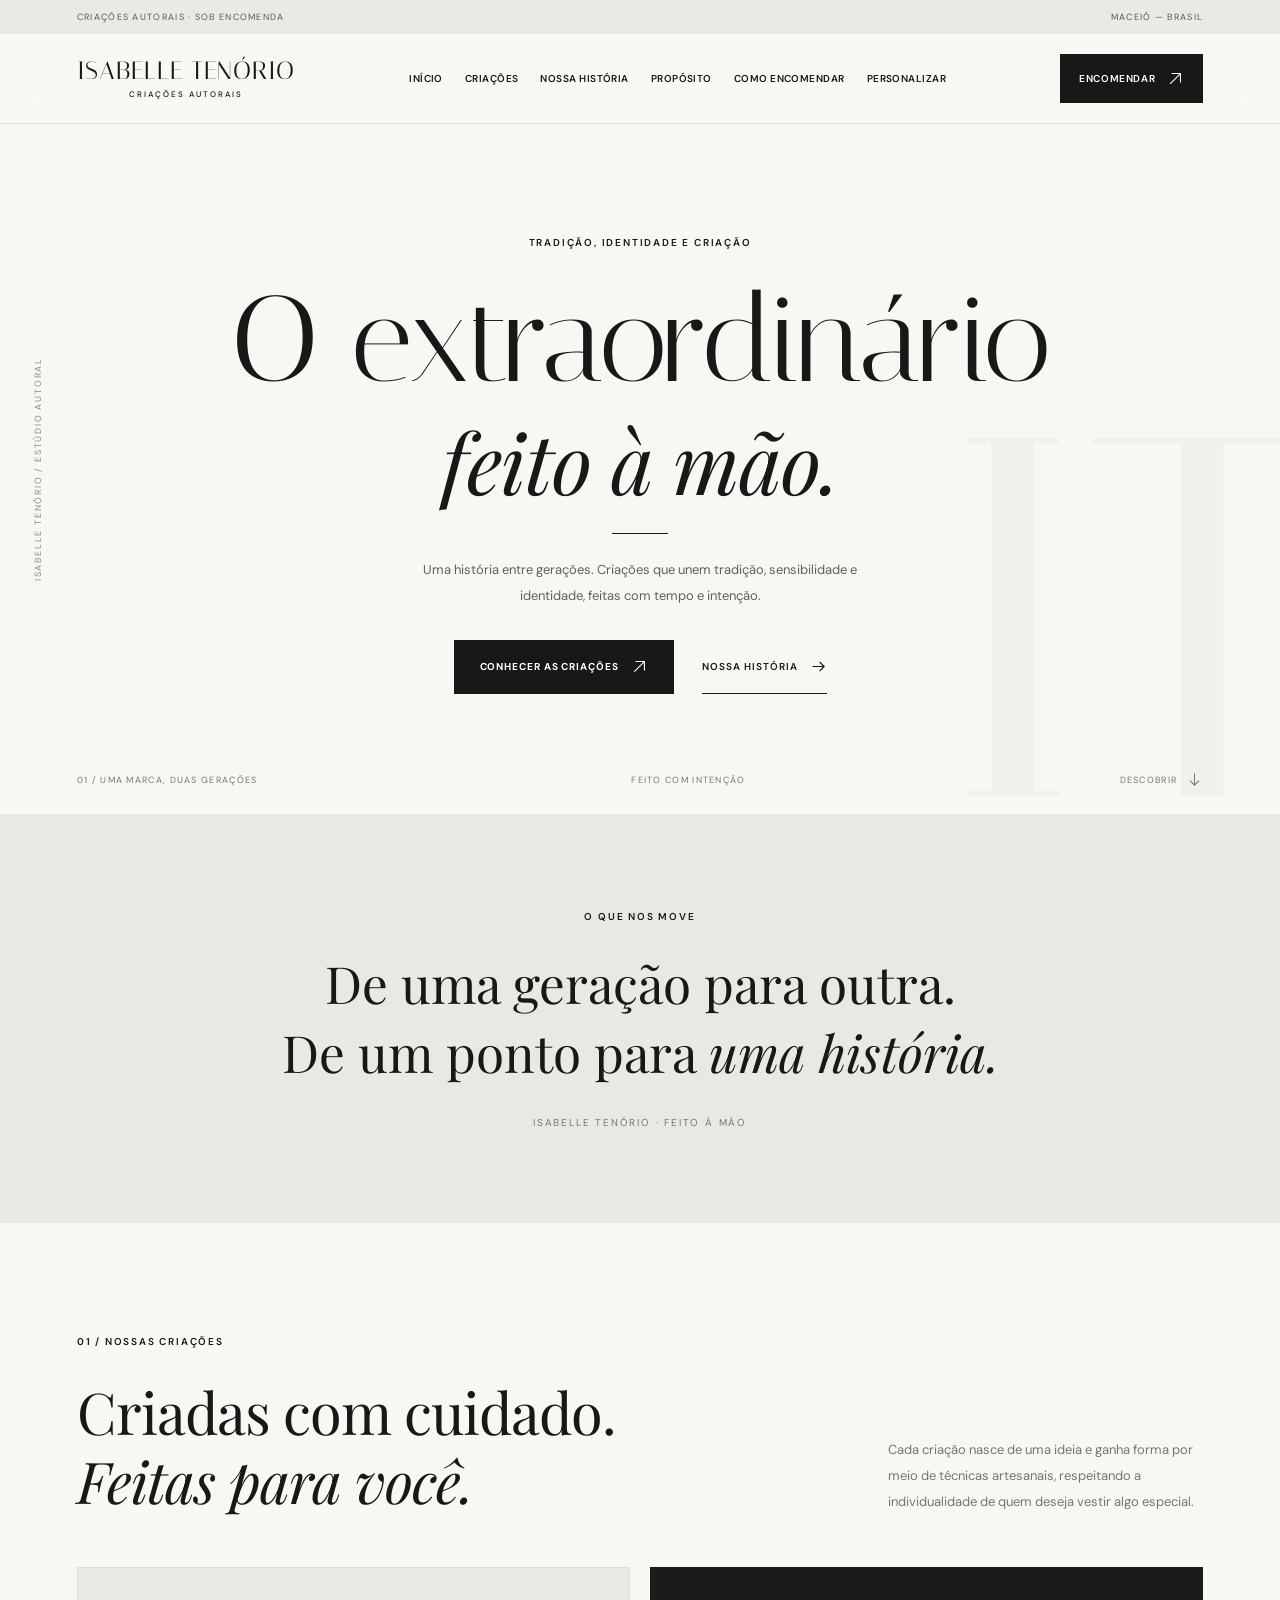
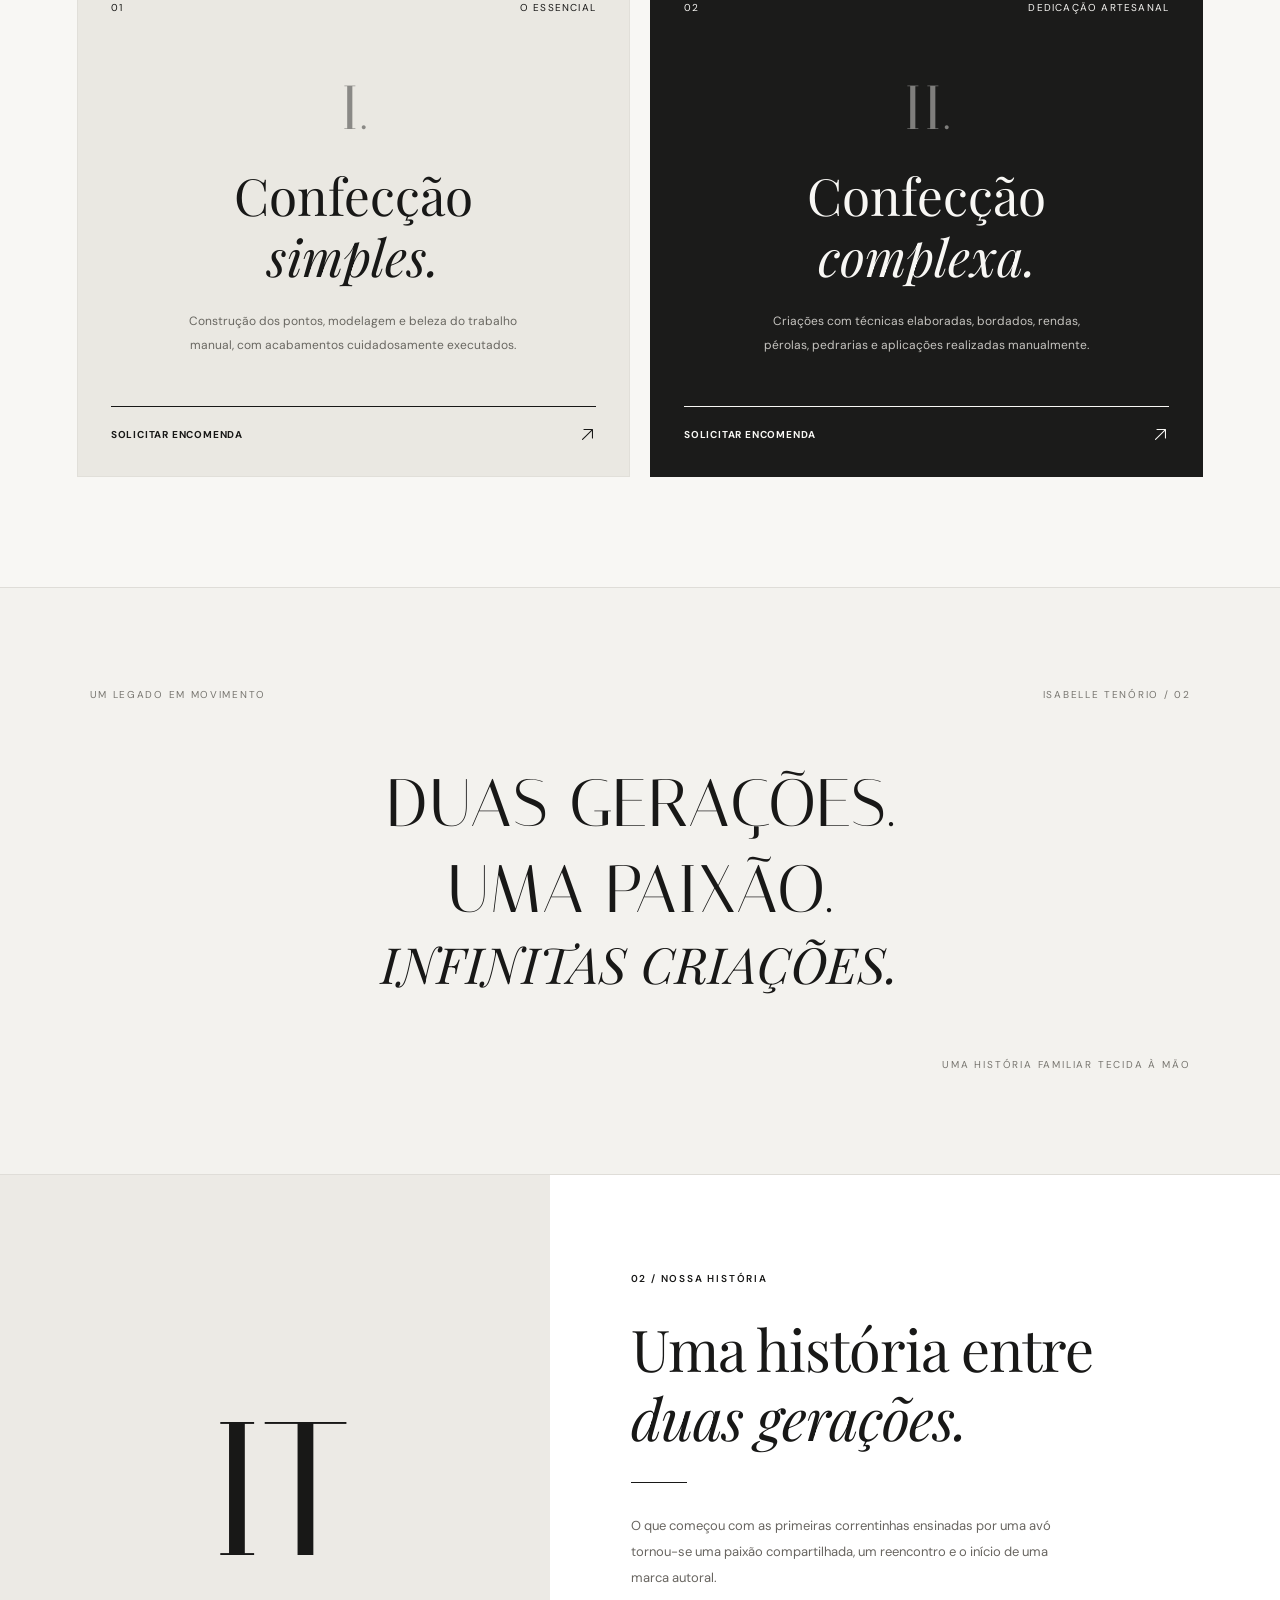
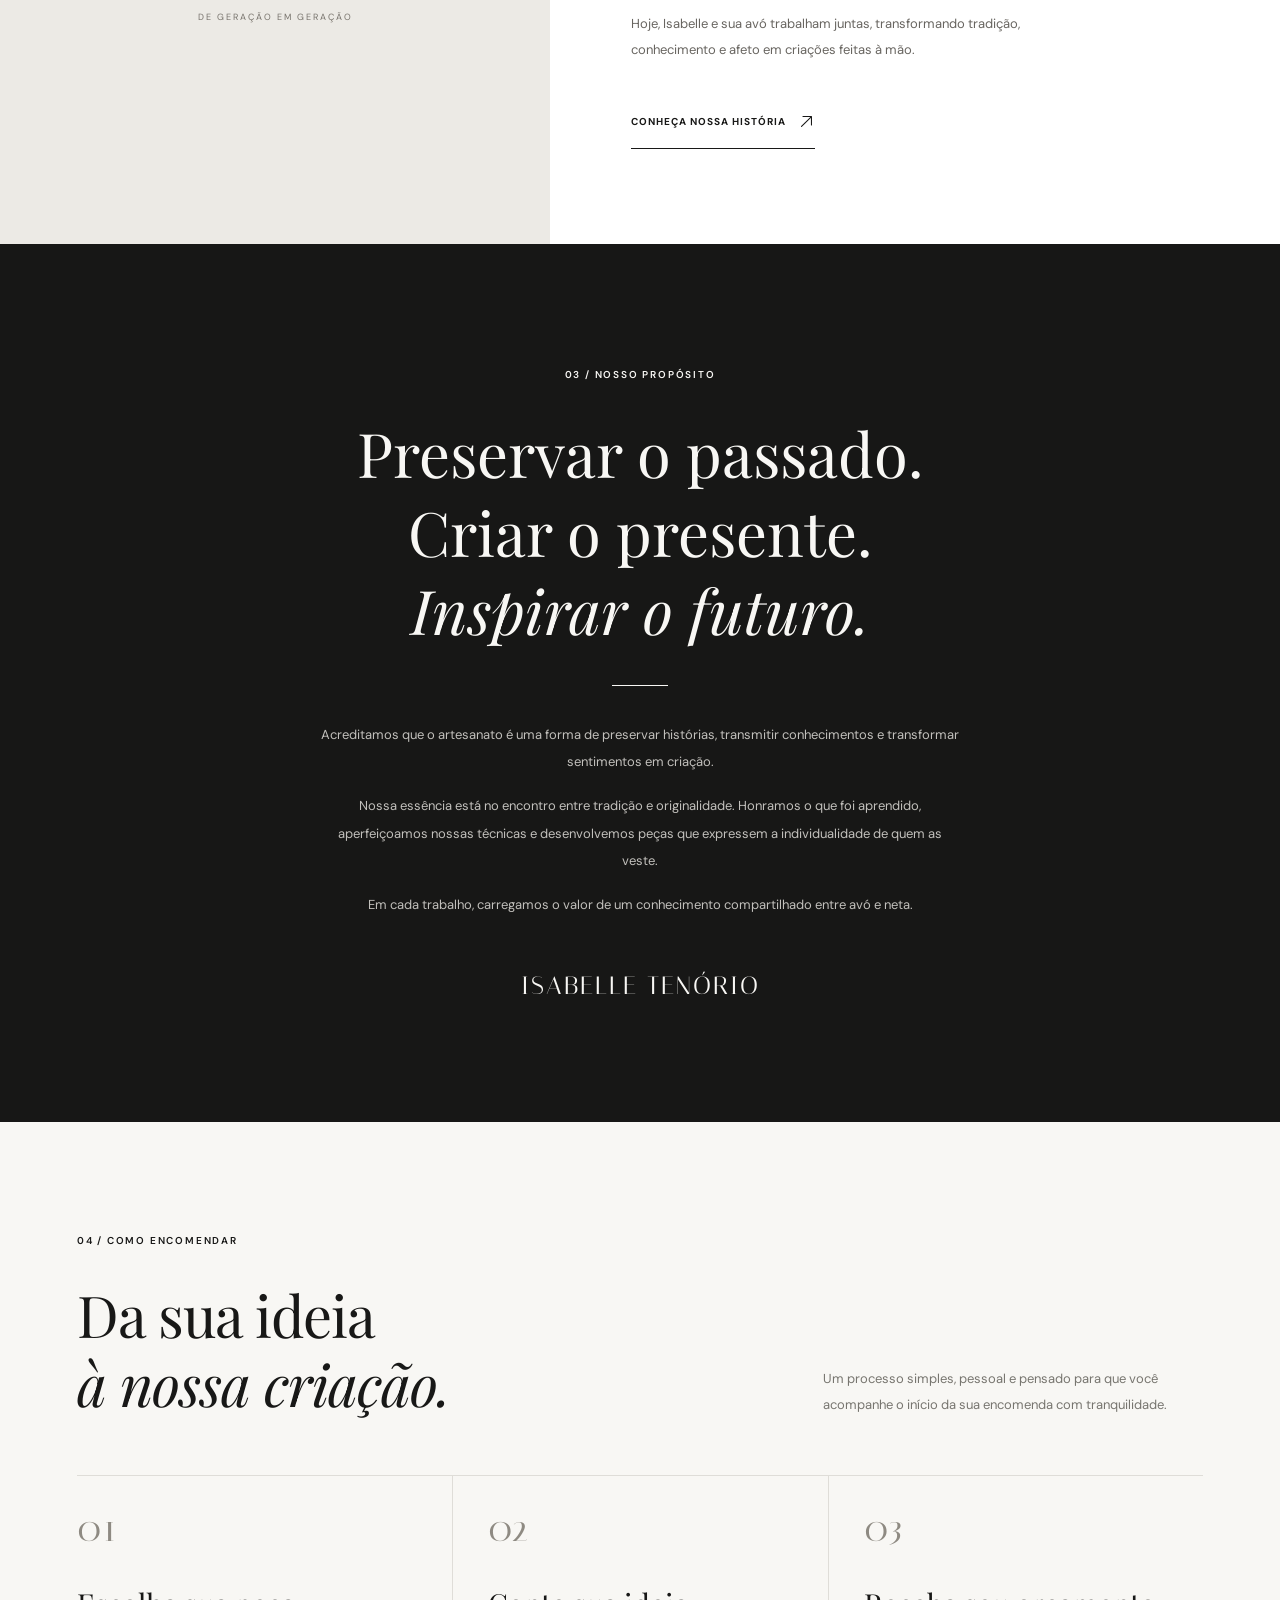
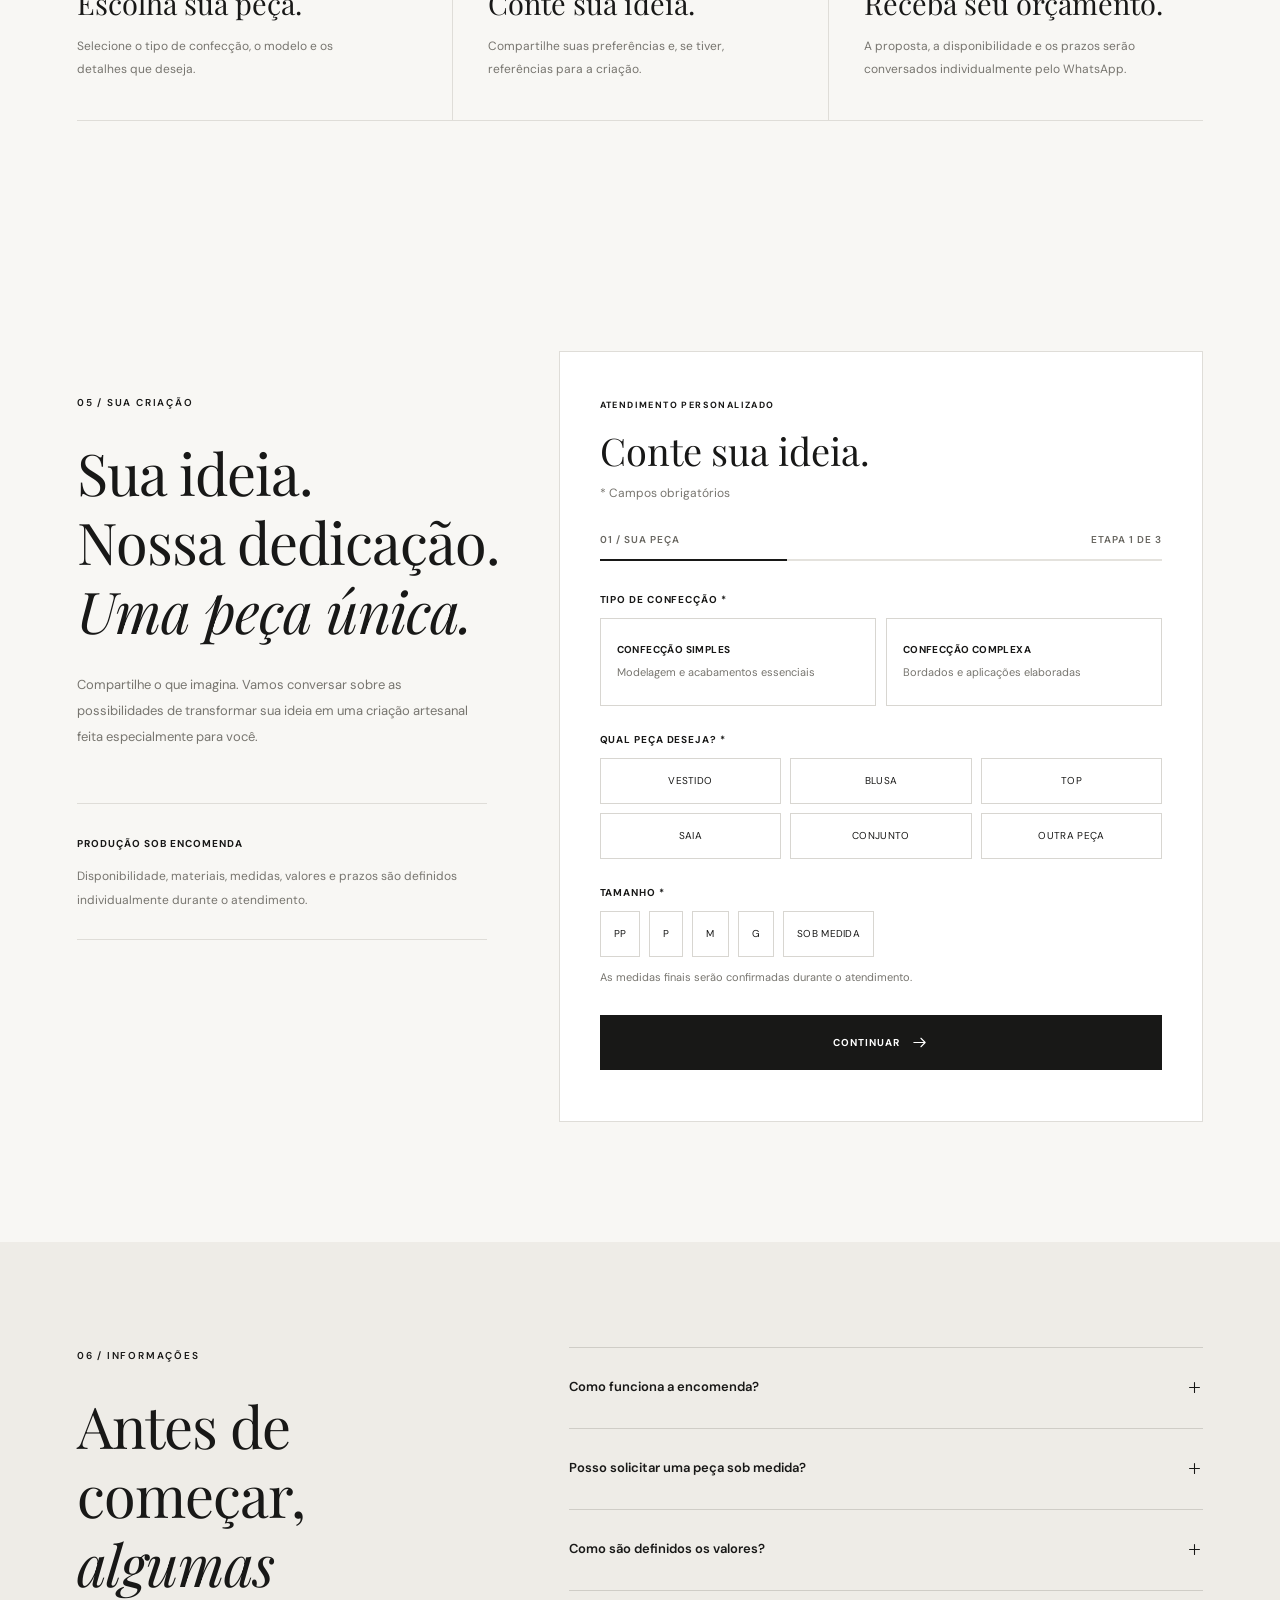
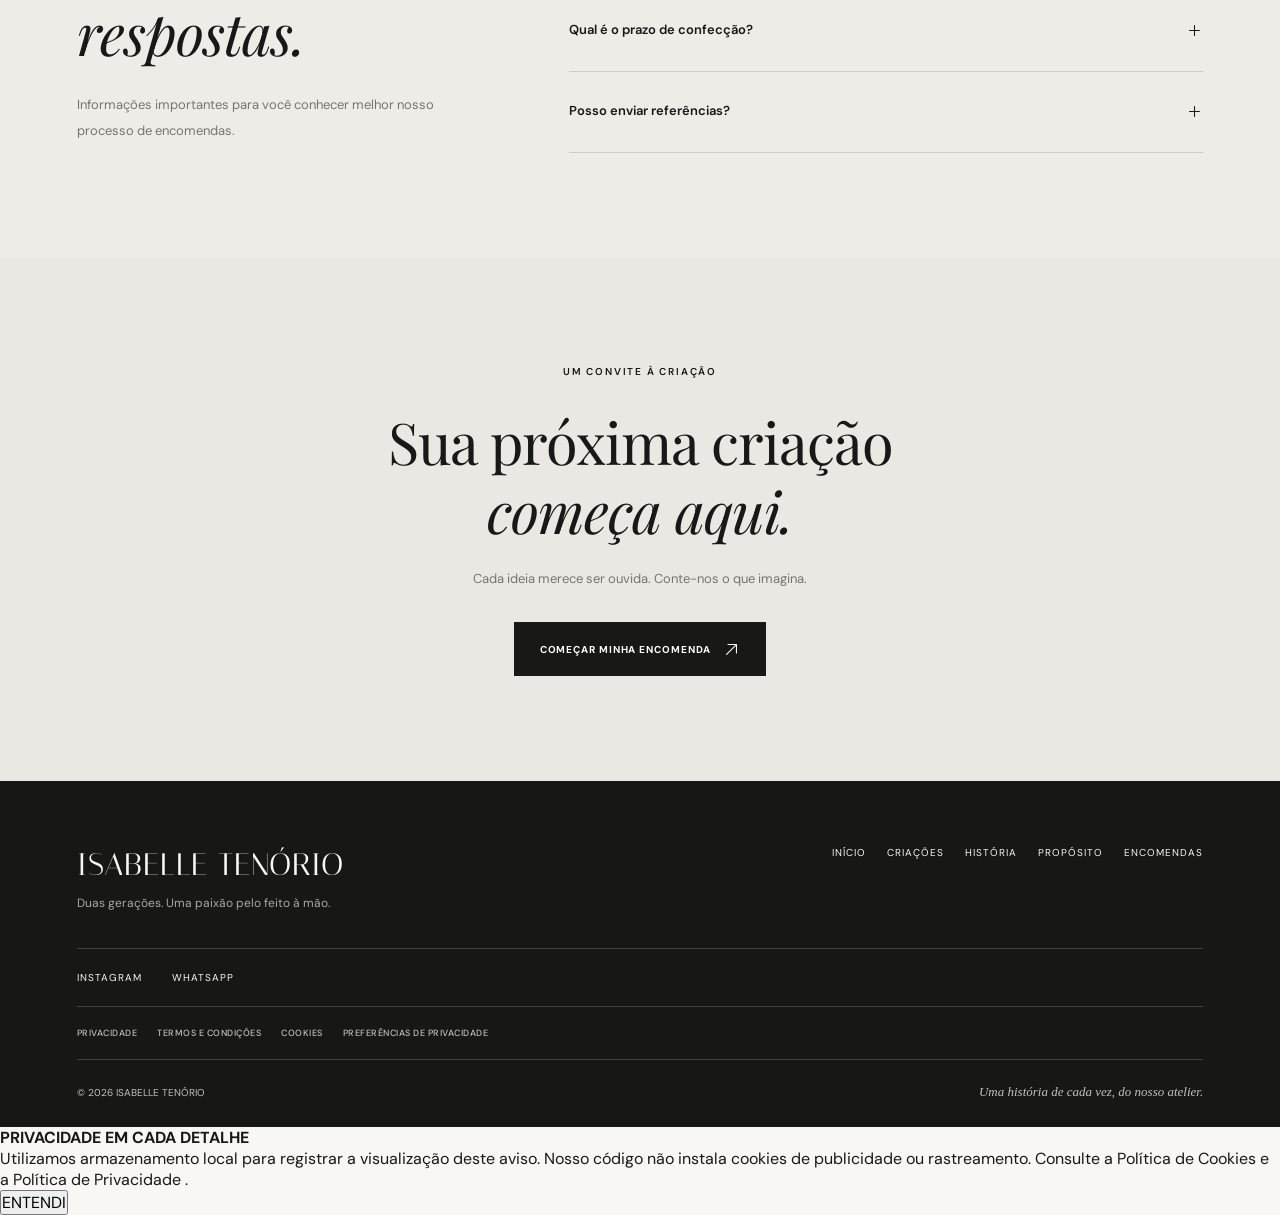
<file: index.html>
﻿
<!DOCTYPE html>
<html lang="pt-BR">
<head>
  <meta charset="UTF-8">
  <meta name="viewport" content="width=device-width, initial-scale=1, viewport-fit=cover">
  <meta name="theme-color" content="#f8f7f4">
  <meta name="description" content="Isabelle Tenório — moda autoral em crochê feita à mão e sob encomenda. Uma história de duas gerações unidas pela mesma paixão.">

  <title>Isabelle Tenório | Criações Autorais</title>

  <link rel="preconnect" href="https://fonts.googleapis.com">
  <link rel="preconnect" href="https://fonts.gstatic.com" crossorigin>

  <link href="https://fonts.googleapis.com/css2?family=DM+Sans:wght@400;500;600;700&family=Italiana&family=Playfair+Display:ital,wght@0,400;0,500;1,400&display=swap" rel="stylesheet">

  <link rel="stylesheet" href="style.css">
  <link rel="stylesheet" href="legal.css">

  <script src="script.js" defer></script>
  <script src="legal.js" defer></script>
</head>

<body>
  <svg class="svg-definitions" xmlns="http://www.w3.org/2000/svg" aria-hidden="true">
    <symbol id="icon-up-right" viewBox="0 0 24 24">
      <path d="M5 19 19 5M7 5h12v12" fill="none"
        stroke="currentColor" stroke-width="1.5"
        stroke-linecap="round" stroke-linejoin="round"/>
    </symbol>
    <symbol id="icon-right" viewBox="0 0 24 24">
      <path d="M4 12h16m-6-6 6 6-6 6" fill="none"
        stroke="currentColor" stroke-width="1.5"
        stroke-linecap="round" stroke-linejoin="round"/>
    </symbol>
    <symbol id="icon-check" viewBox="0 0 24 24">
      <path d="m5 12 5 5L19 7" fill="none"
        stroke="currentColor" stroke-width="1.5"
        stroke-linecap="round" stroke-linejoin="round"/>
    </symbol>
    <symbol id="icon-plus" viewBox="0 0 24 24">
      <path d="M12 5v14M5 12h14" fill="none"
        stroke="currentColor" stroke-width="1.5"
        stroke-linecap="round"/>
    </symbol>
  </svg>

  <a class="skip-link" href="#conteudo">Pular para o conteúdo</a>

  <div class="topbar">
    <span>CRIAÇÕES AUTORAIS · SOB ENCOMENDA</span>
    <span>MACEIÓ — BRASIL</span>
  </div>

  <header class="site-header" id="site-header">
    <a href="./" class="brand" aria-label="Isabelle Tenório, página inicial">
      <span class="brand-name">ISABELLE TENÓRIO</span>
      <small class="brand-subtitle">CRIAÇÕES AUTORAIS</small>
    </a>

    <nav id="main-nav" class="main-nav" aria-label="Menu principal">
      <a href="#inicio">INÍCIO</a>
      <a href="#categorias">CRIAÇÕES</a>
      <a href="historia">NOSSA HISTÓRIA</a>
      <a href="#proposito">PROPÓSITO</a>
      <a href="#como-encomendar">COMO ENCOMENDAR</a>
      <a href="#personalizar">PERSONALIZAR</a>

      <a class="mobile-nav-cta" href="#personalizar">
        SOLICITAR ORÇAMENTO
      </a>
    </nav>

    <a href="#personalizar" class="header-button arrow-link">
      <span>ENCOMENDAR</span>
      <svg aria-hidden="true"><use href="#icon-up-right"></use></svg>
    </a>

    <button type="button" id="menu-toggle" class="menu-toggle"
      aria-label="Abrir menu" aria-expanded="false"
      aria-controls="main-nav">
      <span></span>
      <span></span>
    </button>
  </header>

  <main id="conteudo">

    <!-- ABERTURA -->
    <section class="hero" id="inicio">
      <div class="hero-index" aria-hidden="true">
        ISABELLE TENÓRIO / ESTÚDIO AUTORAL
      </div>

      <div class="hero-inner">
        <span class="eyebrow reveal">
          TRADIÇÃO, IDENTIDADE E CRIAÇÃO
        </span>

        <h1 class="hero-title reveal">
          <span>O extraordinário</span>
          <em>feito à mão.</em>
        </h1>

        <div class="hero-description reveal">
          <span class="short-line"></span>
          <p>
            Uma história entre gerações. Criações que unem
            tradição, sensibilidade e identidade,
            feitas com tempo e intenção.
          </p>
        </div>

        <div class="hero-actions reveal">
          <a href="#categorias" class="button-dark arrow-link">
            <span>CONHECER AS CRIAÇÕES</span>
            <svg aria-hidden="true"><use href="#icon-up-right"></use></svg>
          </a>

          <a href="historia" class="button-minimal arrow-link">
            <span>NOSSA HISTÓRIA</span>
            <svg aria-hidden="true"><use href="#icon-right"></use></svg>
          </a>
        </div>
      </div>

      <span class="hero-watermark" aria-hidden="true">IT</span>

      <div class="hero-bottom">
        <span>01 / UMA MARCA, DUAS GERAÇÕES</span>
        <span>FEITO COM INTENÇÃO</span>
        <a href="#categorias" class="scroll-link">
          DESCOBRIR
          <svg aria-hidden="true"><use href="#icon-right"></use></svg>
        </a>
      </div>
    </section>

    <!-- FRASE DE TRANSIÇÃO -->
    <section class="manifesto-strip">
      <span class="eyebrow reveal">O QUE NOS MOVE</span>
      <p class="reveal">
        De uma geração para outra.<br>
        De um ponto para <em>uma história.</em>
      </p>
      <span class="manifesto-caption">ISABELLE TENÓRIO · FEITO À MÃO</span>
    </section>

    <!-- CRIAÇÕES -->
    <section id="categorias" class="section categories">
      <div class="section-top reveal">
        <div>
          <span class="eyebrow">01 / NOSSAS CRIAÇÕES</span>
          <h2>
            Criadas com cuidado.<br>
            <em>Feitas para você.</em>
          </h2>
        </div>

        <p>
          Cada criação nasce de uma ideia e ganha forma
          por meio de técnicas artesanais, respeitando
          a individualidade de quem deseja vestir
          algo especial.
        </p>
      </div>

      <div class="creation-grid">
        <article class="creation-card reveal">
          <div class="creation-top">
            <span>01</span>
            <span>O ESSENCIAL</span>
          </div>

          <div class="creation-center">
            <span class="creation-monogram" aria-hidden="true">I.</span>
            <h3>Confecção<br><em>simples.</em></h3>

            <p>
              Construção dos pontos, modelagem e beleza
              do trabalho manual, com acabamentos
              cuidadosamente executados.
            </p>
          </div>

          <button type="button"
            class="creation-action choose-category arrow-link"
            data-category="Confecção simples">
            <span>SOLICITAR ENCOMENDA</span>
            <svg aria-hidden="true"><use href="#icon-up-right"></use></svg>
          </button>
        </article>

        <article class="creation-card creation-card-dark reveal">
          <div class="creation-top">
            <span>02</span>
            <span>DEDICAÇÃO ARTESANAL</span>
          </div>

          <div class="creation-center">
            <span class="creation-monogram" aria-hidden="true">II.</span>
            <h3>Confecção<br><em>complexa.</em></h3>

            <p>
              Criações com técnicas elaboradas,
              bordados, rendas, pérolas, pedrarias
              e aplicações realizadas manualmente.
            </p>
          </div>

          <button type="button"
            class="creation-action choose-category arrow-link"
            data-category="Confecção complexa">
            <span>SOLICITAR ENCOMENDA</span>
            <svg aria-hidden="true"><use href="#icon-up-right"></use></svg>
          </button>
        </article>
      </div>
    </section>

    <!-- EDITORIAL -->
    <section class="editorial-statement">
      <div class="editorial-meta reveal">
        <span>UM LEGADO EM MOVIMENTO</span>
        <span>ISABELLE TENÓRIO / 02</span>
      </div>

      <div class="statement-lines reveal">
        <p>DUAS GERAÇÕES.</p>
        <p>UMA PAIXÃO.</p>
        <p class="statement-italic">INFINITAS CRIAÇÕES.</p>
      </div>

      <span class="statement-caption reveal">
        UMA HISTÓRIA FAMILIAR TECIDA À MÃO
      </span>
    </section>

    <!-- HISTÓRIA RESUMIDA -->
    <section class="story-preview" id="historia">
      <div class="story-preview-monogram reveal" aria-hidden="true">
        <span>IT</span>
        <small>DE GERAÇÃO EM GERAÇÃO</small>
      </div>

      <div class="story-preview-content reveal">
        <span class="eyebrow">02 / NOSSA HISTÓRIA</span>

        <h2>
          Uma história entre<br>
          <em>duas gerações.</em>
        </h2>

        <span class="short-line"></span>

        <p>
          O que começou com as primeiras correntinhas
          ensinadas por uma avó tornou-se uma paixão
          compartilhada, um reencontro e o início
          de uma marca autoral.
        </p>

        <p>
          Hoje, Isabelle e sua avó trabalham juntas,
          transformando tradição, conhecimento
          e afeto em criações feitas à mão.
        </p>

        <a href="historia" class="text-action arrow-link">
          <span>CONHEÇA NOSSA HISTÓRIA</span>
          <svg aria-hidden="true"><use href="#icon-up-right"></use></svg>
        </a>
      </div>
    </section>

    <!-- PROPÓSITO -->
    <section class="purpose-section" id="proposito">
      <div class="purpose-inner reveal">
        <span class="eyebrow">03 / NOSSO PROPÓSITO</span>

        <h2>
          Preservar o passado.<br>
          Criar o presente.<br>
          <em>Inspirar o futuro.</em>
        </h2>

        <span class="short-line"></span>

        <div class="purpose-copy">
          <p>
            Acreditamos que o artesanato é uma forma
            de preservar histórias, transmitir conhecimentos
            e transformar sentimentos em criação.
          </p>

          <p>
            Nossa essência está no encontro entre tradição
            e originalidade. Honramos o que foi aprendido,
            aperfeiçoamos nossas técnicas e desenvolvemos
            peças que expressem a individualidade
            de quem as veste.
          </p>

          <p>
            Em cada trabalho, carregamos o valor
            de um conhecimento compartilhado entre avó e neta.
          </p>
        </div>

        <span class="purpose-signature">ISABELLE TENÓRIO</span>
      </div>
    </section>

    <!-- PROCESSO COMERCIAL, NÃO SAVOIR-FAIRE -->
    <section class="order-process section" id="como-encomendar">
      <div class="order-process-heading reveal">
        <span class="eyebrow">04 / COMO ENCOMENDAR</span>
        <h2>Da sua ideia<br><em>à nossa criação.</em></h2>
        <p>
          Um processo simples, pessoal e pensado
          para que você acompanhe o início
          da sua encomenda com tranquilidade.
        </p>
      </div>

      <div class="order-process-grid">
        <article class="order-step reveal">
          <span class="order-step-number">01</span>
          <h3>Escolha sua peça.</h3>
          <p>
            Selecione o tipo de confecção, o modelo
            e os detalhes que deseja.
          </p>
        </article>

        <article class="order-step reveal">
          <span class="order-step-number">02</span>
          <h3>Conte sua ideia.</h3>
          <p>
            Compartilhe suas preferências e,
            se tiver, referências para a criação.
          </p>
        </article>

        <article class="order-step reveal">
          <span class="order-step-number">03</span>
          <h3>Receba seu orçamento.</h3>
          <p>
            A proposta, a disponibilidade e os prazos
            serão conversados individualmente
            pelo WhatsApp.
          </p>
        </article>
      </div>
    </section>

    <!-- FORMULÁRIO POR ETAPAS -->
    <section class="custom-section" id="personalizar">
      <div class="custom-intro reveal">
        <span class="eyebrow">05 / SUA CRIAÇÃO</span>

        <h2>
          Sua ideia.<br>
          Nossa dedicação.<br>
          <em>Uma peça única.</em>
        </h2>

        <p>
          Compartilhe o que imagina. Vamos conversar
          sobre as possibilidades de transformar
          sua ideia em uma criação artesanal
          feita especialmente para você.
        </p>

        <div class="custom-notice">
          <span>PRODUÇÃO SOB ENCOMENDA</span>
          <p>
            Disponibilidade, materiais, medidas,
            valores e prazos são definidos
            individualmente durante o atendimento.
          </p>
        </div>
      </div>

      <form id="custom-form" class="custom-form reveal">
        <div class="form-heading">
          <span>ATENDIMENTO PERSONALIZADO</span>
          <h3>Conte sua ideia.</h3>
          <p>* Campos obrigatórios</p>
        </div>

        <div class="form-progress">
          <div class="form-progress-header">
            <span id="step-title">01 / SUA PEÇA</span>
            <span id="step-counter">ETAPA 1 DE 3</span>
          </div>

          <div class="progress-track" aria-hidden="true">
            <span id="progress-fill"></span>
          </div>
        </div>

        <!-- ETAPA 1 -->
        <div class="form-step is-active" data-step="1">
          <fieldset class="field">
            <legend>TIPO DE CONFECÇÃO *</legend>

            <div class="choice-grid">
              <label class="choice">
                <input type="radio" name="category"
                  value="Confecção simples" required>
                <span class="choice-inner">
                  <strong>CONFECÇÃO SIMPLES</strong>
                  <small>Modelagem e acabamentos essenciais</small>
                </span>
              </label>

              <label class="choice">
                <input type="radio" name="category"
                  value="Confecção complexa">
                <span class="choice-inner">
                  <strong>CONFECÇÃO COMPLEXA</strong>
                  <small>Bordados e aplicações elaboradas</small>
                </span>
              </label>
            </div>
          </fieldset>

          <fieldset class="field">
            <legend>QUAL PEÇA DESEJA? *</legend>

            <div class="options-grid">
              <label class="option">
                <input type="radio" name="pieceType"
                  value="Vestido" required>
                <span>VESTIDO</span>
              </label>

              <label class="option">
                <input type="radio" name="pieceType" value="Blusa">
                <span>BLUSA</span>
              </label>

              <label class="option">
                <input type="radio" name="pieceType" value="Top">
                <span>TOP</span>
              </label>

              <label class="option">
                <input type="radio" name="pieceType" value="Saia">
                <span>SAIA</span>
              </label>

              <label class="option">
                <input type="radio" name="pieceType" value="Conjunto">
                <span>CONJUNTO</span>
              </label>

              <label class="option">
                <input type="radio" name="pieceType" value="Outra peça">
                <span>OUTRA PEÇA</span>
              </label>
            </div>
          </fieldset>

          <div class="field" id="other-piece-field" hidden>
            <label for="other-piece">QUAL PEÇA? *</label>
            <input type="text" id="other-piece"
              name="otherPiece" maxlength="100"
              placeholder="Descreva a peça desejada">
          </div>

          <fieldset class="field">
            <legend>TAMANHO *</legend>

            <div class="size-grid">
              <label class="option">
                <input type="radio" name="size" value="PP" required>
                <span>PP</span>
              </label>

              <label class="option">
                <input type="radio" name="size" value="P">
                <span>P</span>
              </label>

              <label class="option">
                <input type="radio" name="size" value="M">
                <span>M</span>
              </label>

              <label class="option">
                <input type="radio" name="size" value="G">
                <span>G</span>
              </label>

              <label class="option">
                <input type="radio" name="size" value="Sob medida">
                <span>SOB MEDIDA</span>
              </label>
            </div>

            <small class="field-hint">
              As medidas finais serão confirmadas
              durante o atendimento.
            </small>
          </fieldset>
        </div>

        <!-- ETAPA 2 -->
        <div class="form-step" data-step="2" hidden>
          <div class="field">
            <label for="measurements">
              MEDIDAS OU INFORMAÇÕES DE CAIMENTO
            </label>

            <input type="text" id="measurements"
              name="measurements" maxlength="180"
              placeholder="Opcional — podemos definir depois">
          </div>

          <fieldset class="field">
            <legend>DETALHES DESEJADOS</legend>

            <div class="options-grid">
              <label class="option">
                <input type="checkbox" name="details" value="Rendas">
                <span>RENDAS</span>
              </label>

              <label class="option">
                <input type="checkbox" name="details" value="Pérolas">
                <span>PÉROLAS</span>
              </label>

              <label class="option">
                <input type="checkbox" name="details" value="Pedrarias">
                <span>PEDRARIAS</span>
              </label>

              <label class="option">
                <input type="checkbox" name="details" value="Babados">
                <span>BABADOS</span>
              </label>

              <label class="option">
                <input type="checkbox" name="details" value="Franjas">
                <span>FRANJAS</span>
              </label>

              <label class="option">
                <input type="checkbox" name="details" value="Flores em relevo">
                <span>FLORES EM RELEVO</span>
              </label>
            </div>
          </fieldset>

          <div class="field">
            <label for="description">DESCREVA SUA IDEIA *</label>

            <textarea id="description" name="description"
              rows="6" minlength="10" maxlength="1200"
              placeholder="Conte como imagina sua peça: modelo, cor, acabamentos e referências."
              required></textarea>

            <span class="character-count">
              <span id="char-count">0</span>/1200
            </span>
          </div>

          <div class="field">
            <label class="reference-check">
              <input type="checkbox" id="has-reference"
                name="hasReference">
              <span>TENHO FOTOS DE REFERÊNCIA</span>
            </label>

            <small class="field-hint">
              Você poderá enviá-las durante
              a conversa pelo WhatsApp.
            </small>
          </div>
        </div>

        <!-- ETAPA 3 -->
        <div class="form-step" data-step="3" hidden>
          <div class="field">
            <label for="client-name">SEU NOME *</label>
            <input type="text" id="client-name"
              name="clientName" maxlength="100"
              autocomplete="name"
              placeholder="Como podemos chamar você?"
              required>
          </div>

          <div class="summary-panel">
            <span class="summary-label">RESUMO DA SUA SOLICITAÇÃO</span>
            <dl id="order-summary"></dl>
          </div>

          <div class="field consent-field">
            <label class="reference-check">
              <input type="checkbox" id="privacy-ack"
                name="privacyAck" required>

              <span>
                LI AS INFORMAÇÕES DE PRIVACIDADE
                E ENTENDO QUE MEUS DADOS SERÃO
                INCLUÍDOS NA MENSAGEM DO WHATSAPP. *
              </span>
            </label>

            <small class="field-hint">
              Consulte a
              <a href="legal.html#privacidade"
                target="_blank" rel="noopener noreferrer">
                Política de Privacidade
              </a>
              e os
              <a href="legal.html#termos"
                target="_blank" rel="noopener noreferrer">
                Termos e Condições
              </a>.
            </small>
          </div>

          <p class="form-help">
            Sua mensagem será preparada no WhatsApp.
            Você poderá revisá-la antes de enviar.
          </p>
        </div>

        <!-- CONTROLES -->
        <div class="form-navigation">
          <button type="button" id="form-back"
            class="form-back" hidden>
            VOLTAR
          </button>

          <button type="button" id="form-next"
            class="form-next arrow-link">
            <span>CONTINUAR</span>
            <svg aria-hidden="true">
              <use href="#icon-right"></use>
            </svg>
          </button>

          <button type="submit" id="form-submit"
            class="form-submit arrow-link" hidden>
            <span>SOLICITAR ORÇAMENTO</span>
            <svg aria-hidden="true">
              <use href="#icon-up-right"></use>
            </svg>
          </button>
        </div>

        <p id="form-status" class="form-status"
          role="status" aria-live="polite"></p>
      </form>
    </section>

    <!-- PERGUNTAS FREQUENTES -->
    <section class="faq-section" id="perguntas-frequentes">
      <div class="faq-intro reveal">
        <span class="eyebrow">06 / INFORMAÇÕES</span>

        <h2>
          Antes de começar,<br>
          <em>algumas respostas.</em>
        </h2>

        <p>
          Informações importantes para você
          conhecer melhor nosso processo de encomendas.
        </p>
      </div>

      <div class="faq-list reveal">
        <details class="faq-item">
          <summary>
            <span>Como funciona a encomenda?</span>
            <svg aria-hidden="true"><use href="#icon-plus"></use></svg>
          </summary>
          <p>
            Você escolhe o tipo de peça, informa suas preferências
            e envia a solicitação. A marca conversa com você
            para avaliar as possibilidades e preparar o orçamento.
          </p>
        </details>

        <details class="faq-item">
          <summary>
            <span>Posso solicitar uma peça sob medida?</span>
            <svg aria-hidden="true"><use href="#icon-plus"></use></svg>
          </summary>
          <p>
            Sim. Há a opção Sob medida no formulário.
            As medidas e o caimento serão conversados
            durante o atendimento.
          </p>
        </details>

        <details class="faq-item">
          <summary>
            <span>Como são definidos os valores?</span>
            <svg aria-hidden="true"><use href="#icon-plus"></use></svg>
          </summary>
          <p>
            O orçamento depende do modelo, dos materiais,
            dos acabamentos e da complexidade da criação.
            A proposta é apresentada individualmente.
          </p>
        </details>

        <details class="faq-item">
          <summary>
            <span>Qual é o prazo de confecção?</span>
            <svg aria-hidden="true"><use href="#icon-plus"></use></svg>
          </summary>
          <p>
            O prazo depende das características da peça
            e da disponibilidade para produção.
            Ele será informado durante o atendimento,
            antes da confirmação da encomenda.
          </p>
        </details>

        <details class="faq-item">
          <summary>
            <span>Posso enviar referências?</span>
            <svg aria-hidden="true"><use href="#icon-plus"></use></svg>
          </summary>
          <p>
            Sim. Você pode indicar no formulário
            que possui referências e compartilhá-las
            posteriormente na conversa pelo WhatsApp.
          </p>
        </details>
      </div>
    </section>

    <!-- CONTATO FINAL -->
    <section class="contact-section">
      <span class="eyebrow">UM CONVITE À CRIAÇÃO</span>

      <h2>
        Sua próxima criação<br>
        <em>começa aqui.</em>
      </h2>

      <p>
        Cada ideia merece ser ouvida.
        Conte-nos o que imagina.
      </p>

      <a href="#personalizar" class="button-dark arrow-link">
        <span>COMEÇAR MINHA ENCOMENDA</span>
        <svg aria-hidden="true"><use href="#icon-up-right"></use></svg>
      </a>
    </section>
  </main>

  <!-- RODAPÉ -->
  <footer class="site-footer">
    <div class="footer-main">
      <div>
        <a href="./" class="footer-brand">ISABELLE TENÓRIO</a>
        <p class="footer-tagline">
          Duas gerações. Uma paixão pelo feito à mão.
        </p>
      </div>

      <nav class="footer-nav" aria-label="Navegação do rodapé">
        <a href="#inicio">INÍCIO</a>
        <a href="#categorias">CRIAÇÕES</a>
        <a href="historia">HISTÓRIA</a>
        <a href="#proposito">PROPÓSITO</a>
        <a href="#personalizar">ENCOMENDAS</a>
      </nav>
    </div>

    <div class="footer-social">
      <a href="https://www.instagram.com/isabelletenorio.br/"
        target="_blank" rel="noopener noreferrer">
        INSTAGRAM
      </a>
      <a href="https://wa.me/5582987505467"
        target="_blank" rel="noopener noreferrer">
        WHATSAPP
      </a>
    </div>

    <div class="footer-legal-links">
      <a href="legal.html#privacidade">PRIVACIDADE</a>
      <a href="legal.html#termos">TERMOS E CONDIÇÕES</a>
      <a href="legal.html#cookies">COOKIES</a>

      <button type="button" id="privacy-settings">
        PREFERÊNCIAS DE PRIVACIDADE
      </button>
    </div>

    <div class="footer-bottom">
      <span>© <span id="current-year"></span> ISABELLE TENÓRIO</span>
      <span>Uma história de cada vez, do nosso atelier.</span>
    </div>
  </footer>
</body>
</html>
</file>
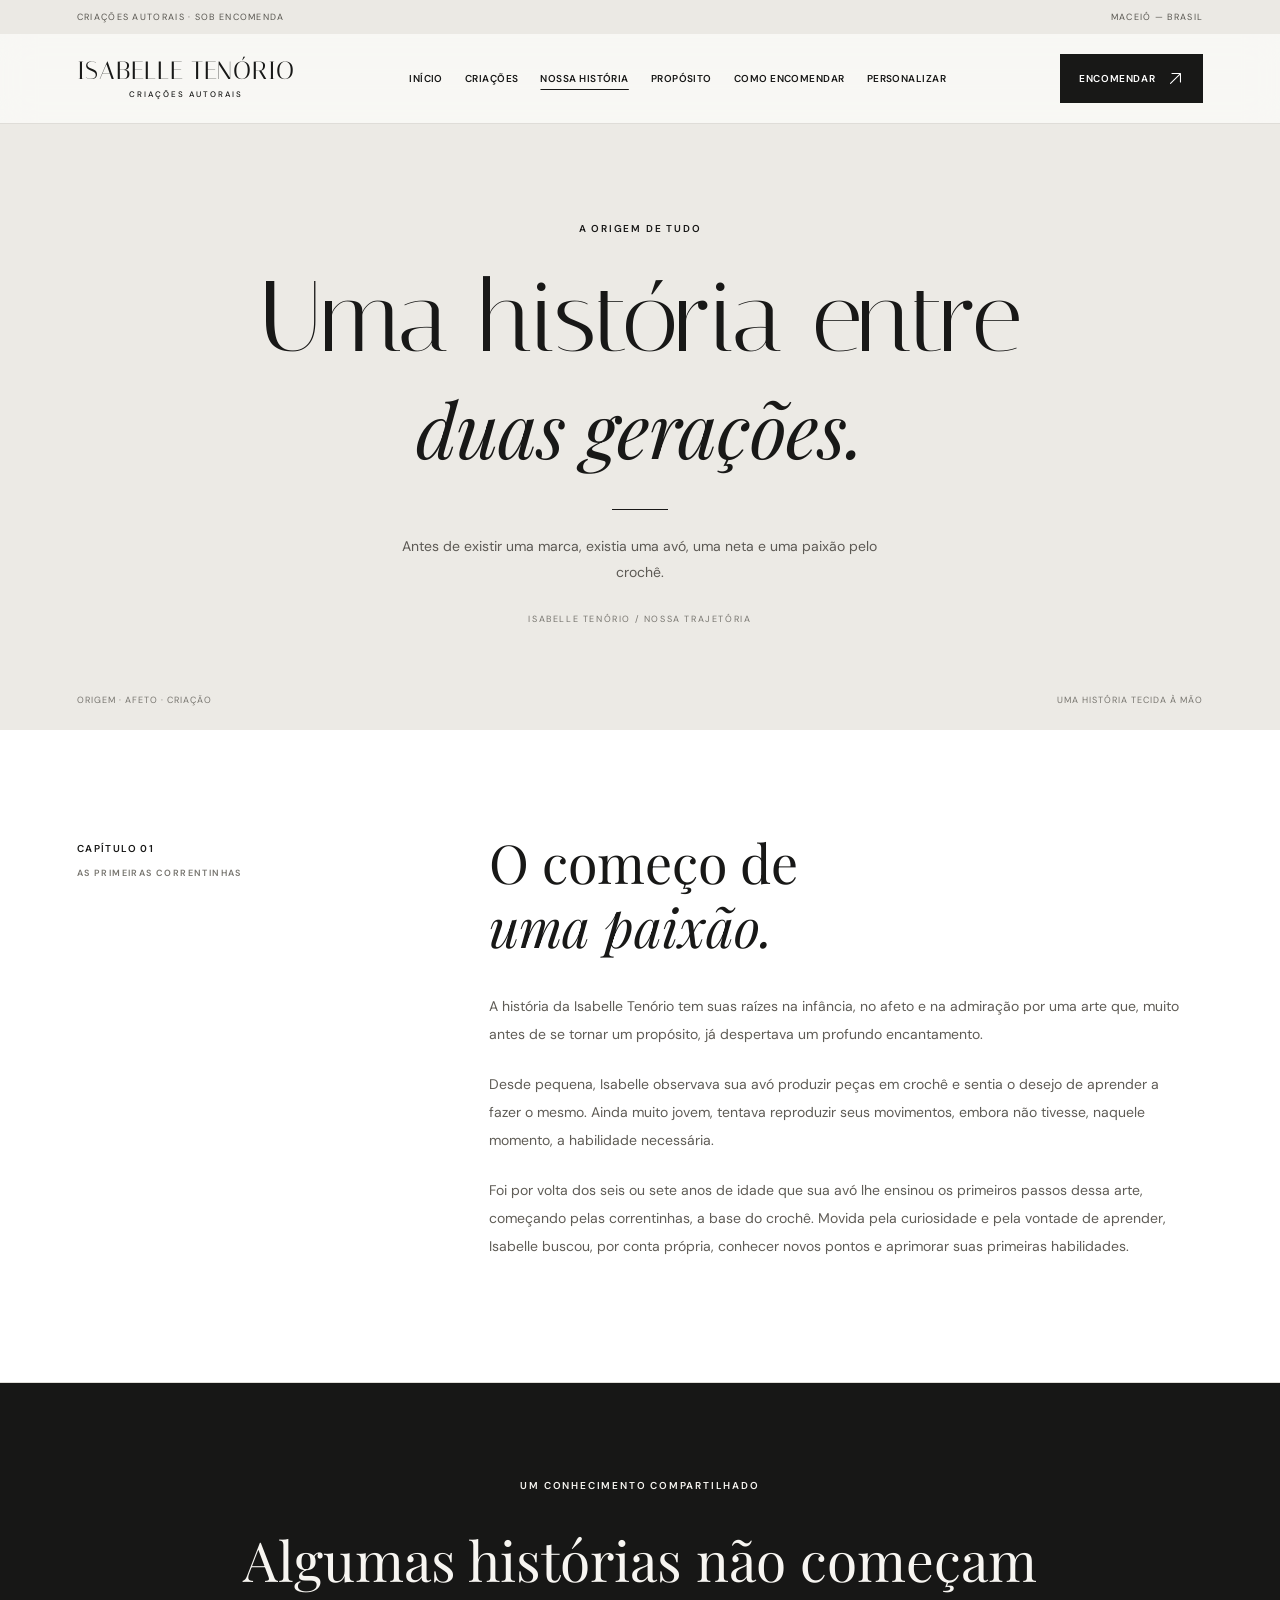
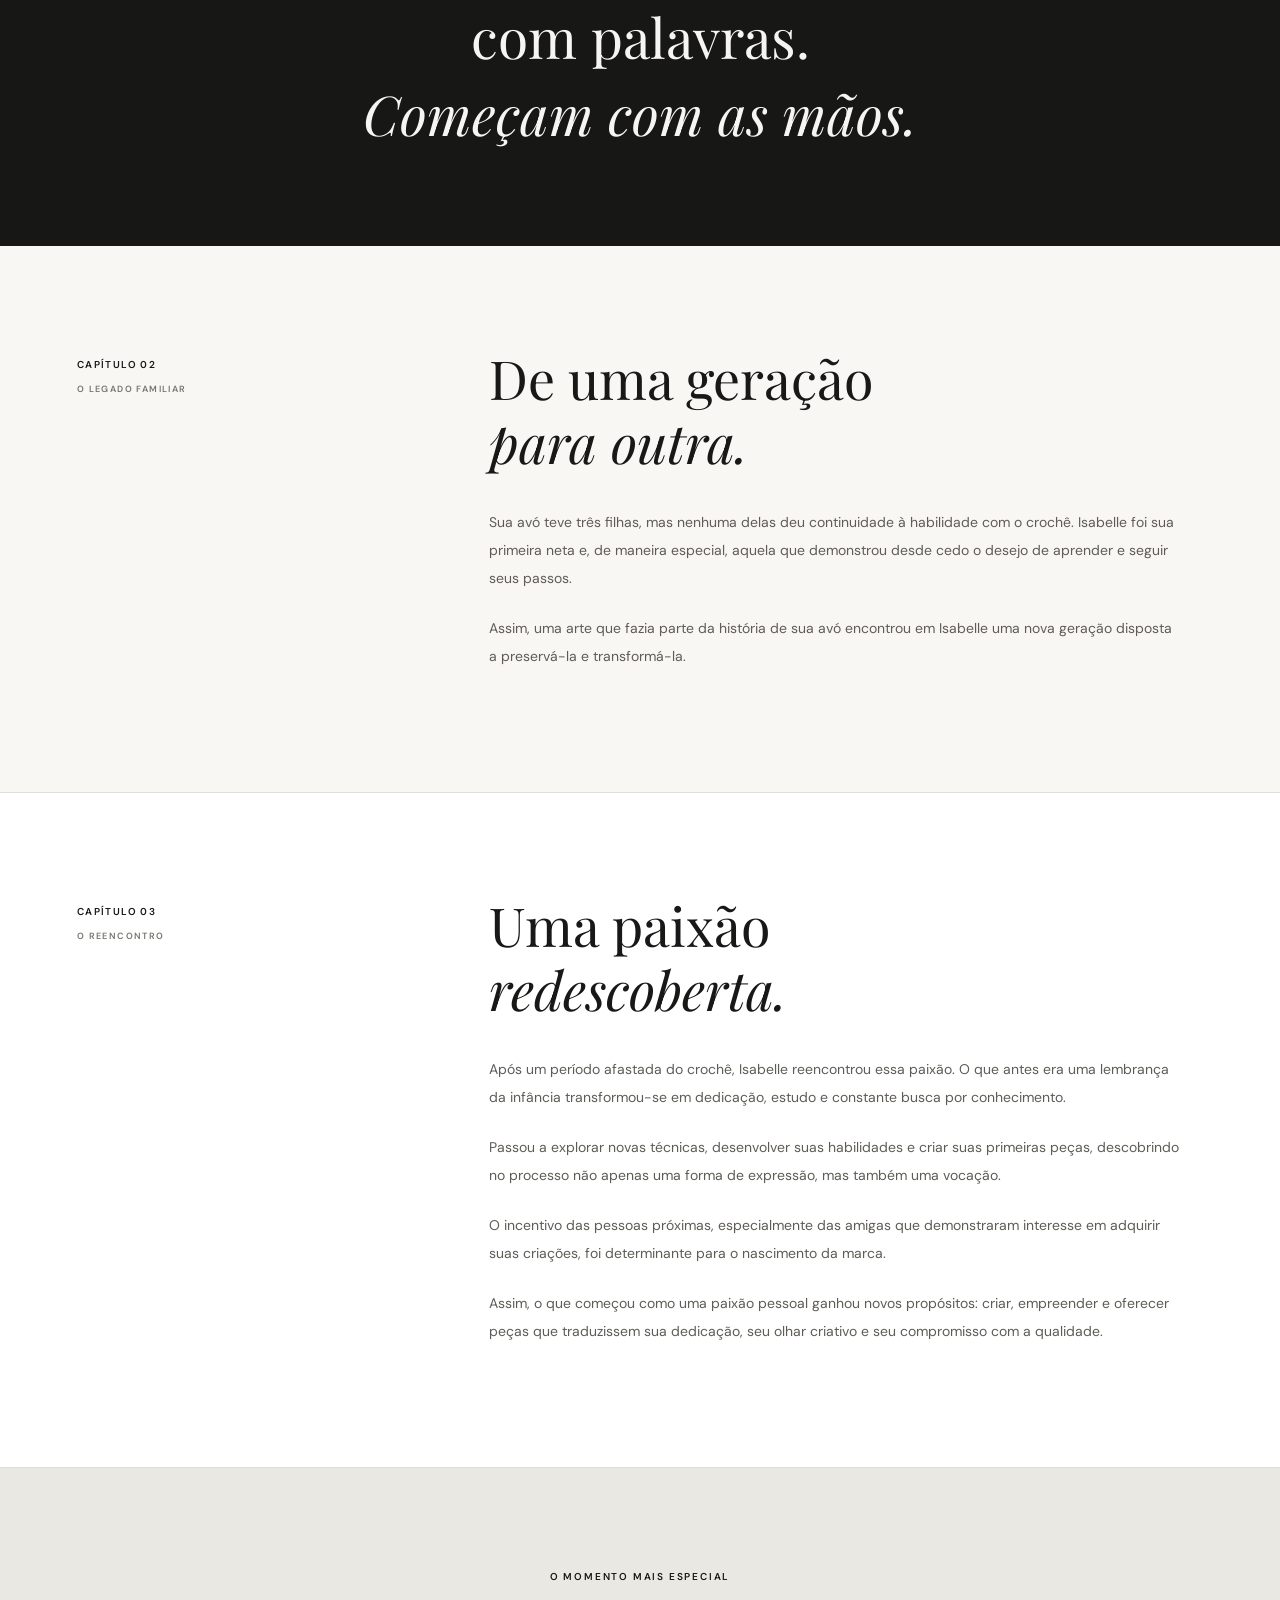
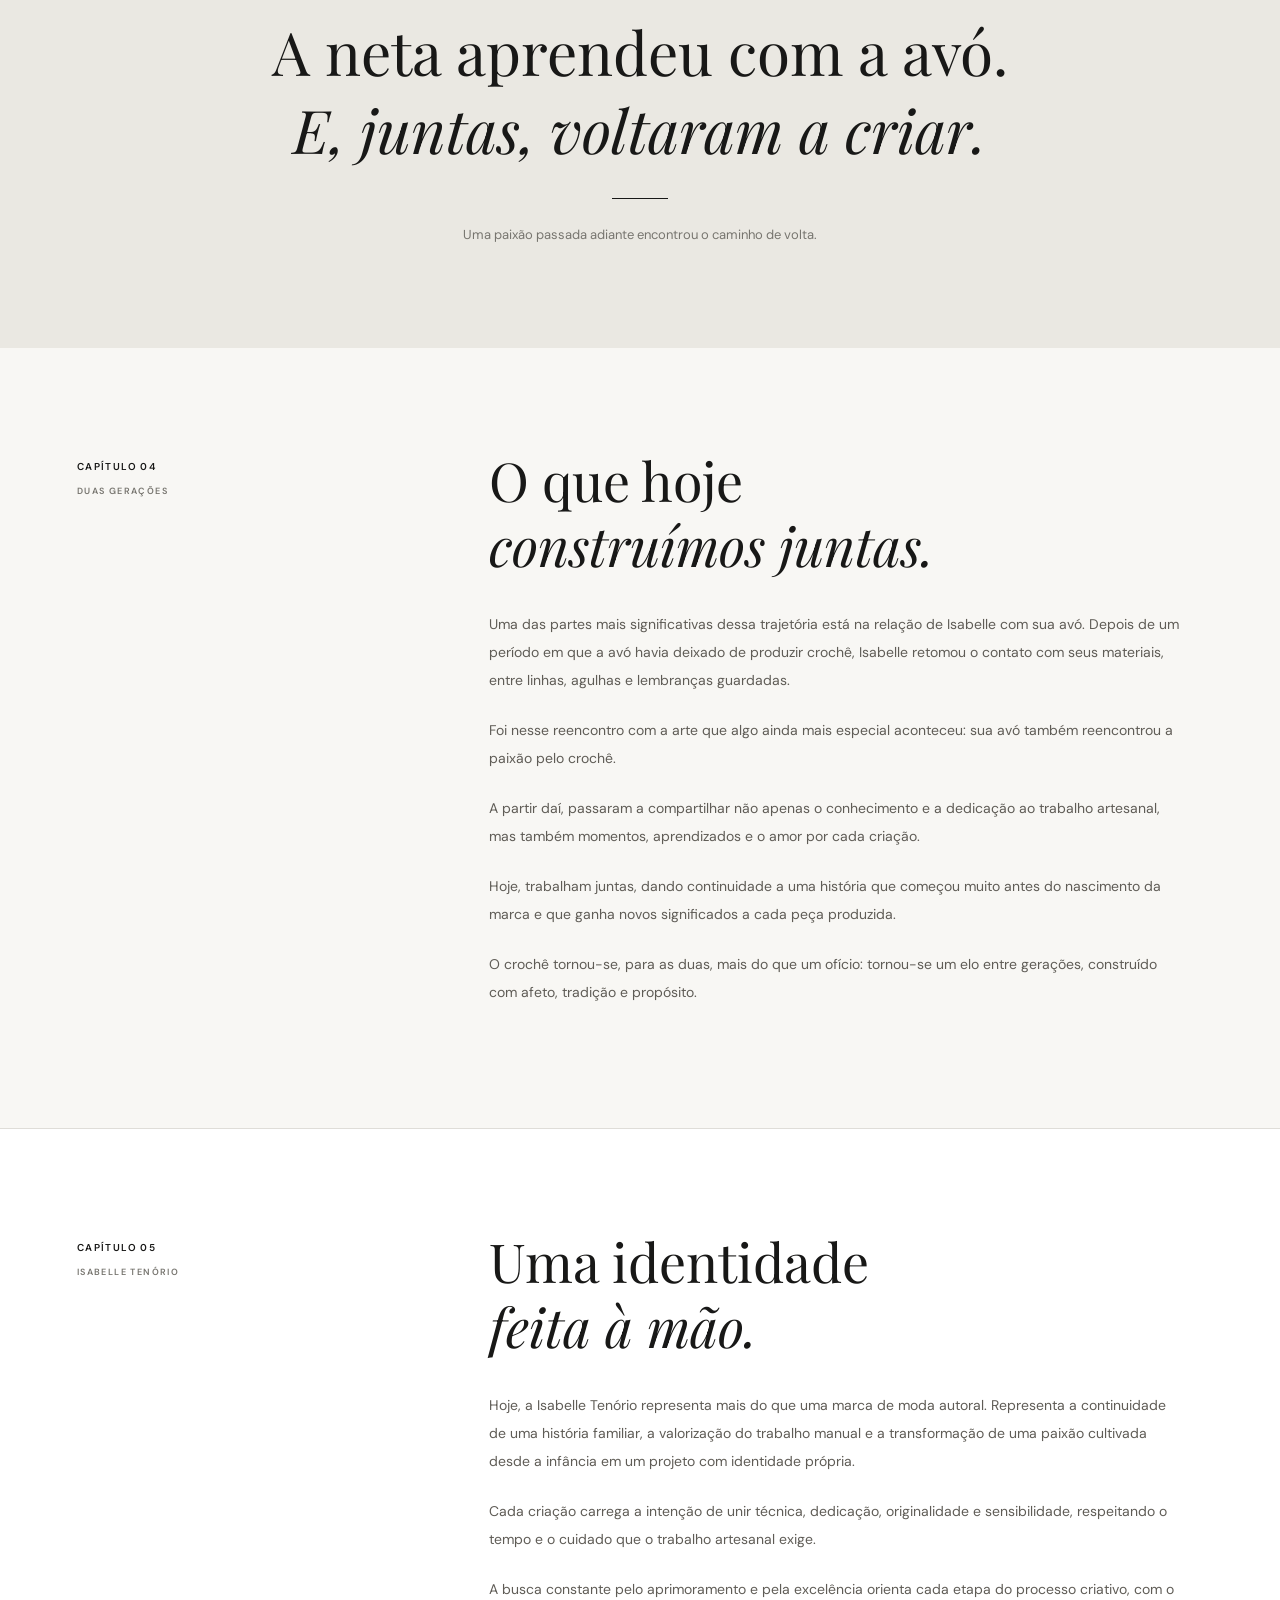
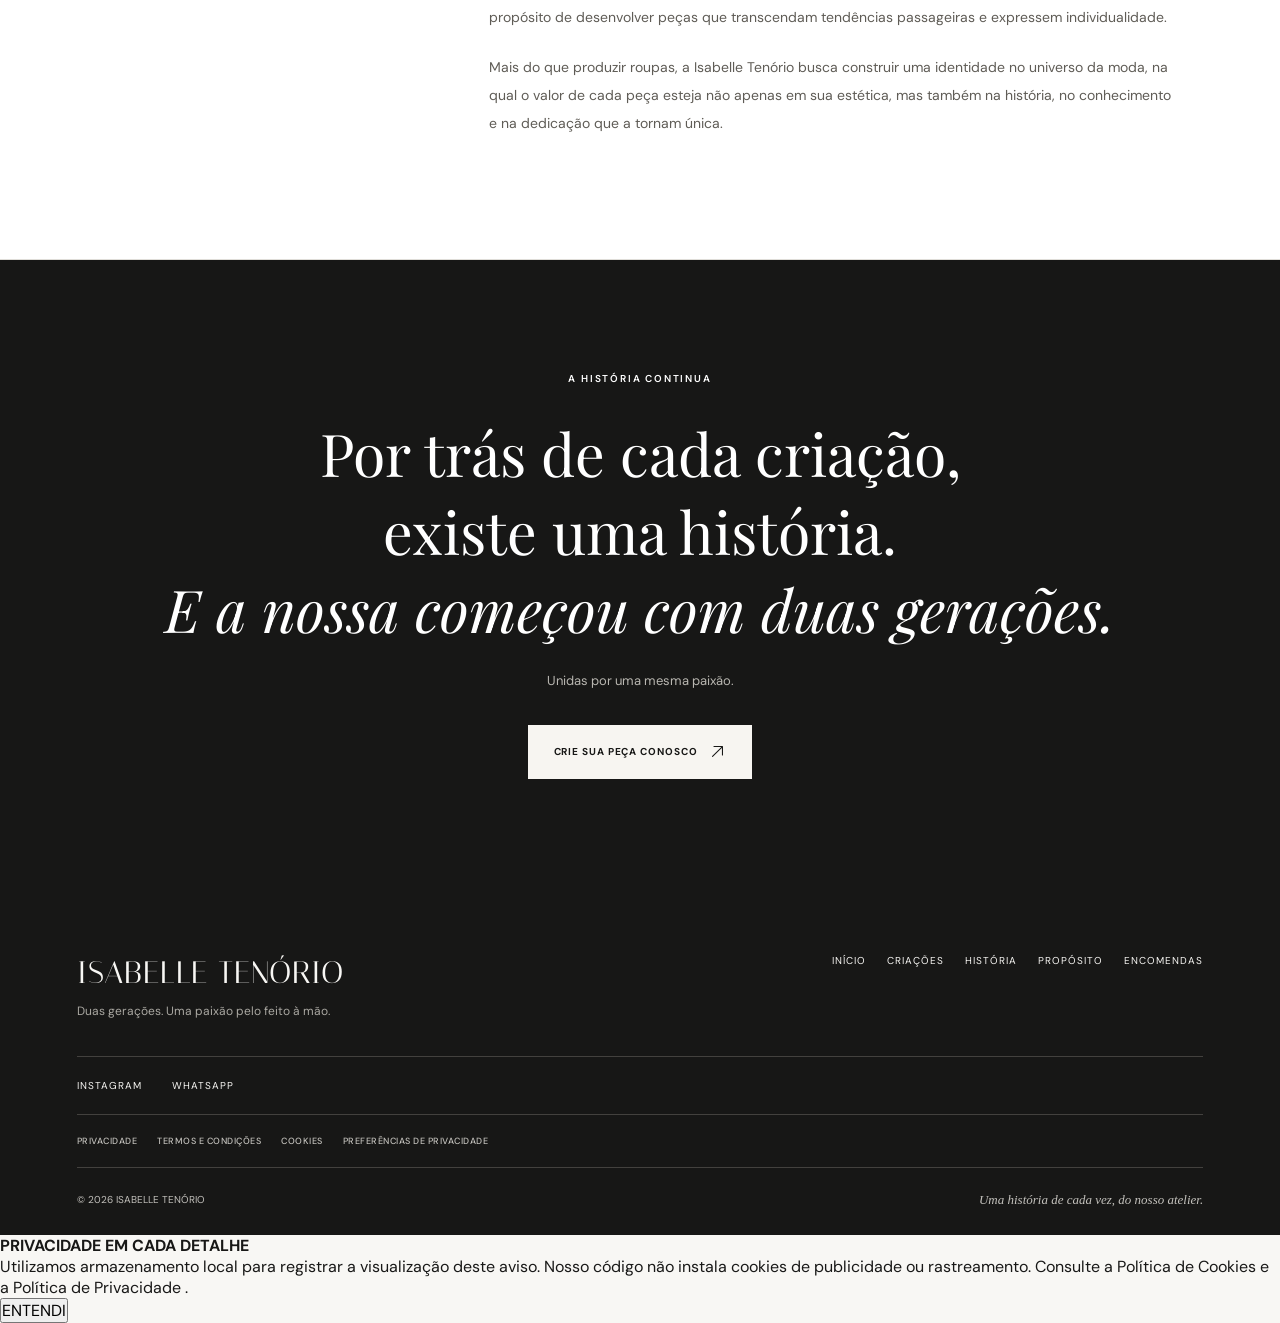
<file: historia.html>
<!DOCTYPE html>
<html lang="pt-BR">
<head>
  <meta charset="UTF-8">
  <meta name="viewport" content="width=device-width, initial-scale=1, viewport-fit=cover">
  <meta name="theme-color" content="#f8f7f4">
  <meta name="description" content="Conheça a história da Isabelle Tenório, uma marca de moda autoral nascida da paixão pelo crochê compartilhada entre avó e neta.">
  <title>Nossa História | Isabelle Tenório</title>

  <link rel="preconnect" href="https://fonts.googleapis.com">
  <link rel="preconnect" href="https://fonts.gstatic.com" crossorigin>
  <link href="https://fonts.googleapis.com/css2?family=DM+Sans:wght@400;500;600;700&family=Italiana&family=Playfair+Display:ital,wght@0,400;0,500;1,400&display=swap" rel="stylesheet">

  <link rel="stylesheet" href="style.css">
  <link rel="stylesheet" href="legal.css">

  <script src="script.js" defer></script>
  <script src="legal.js" defer></script>
</head>
<body>
  <svg class="svg-definitions" xmlns="http://www.w3.org/2000/svg" aria-hidden="true">
    <symbol id="icon-up-right" viewBox="0 0 24 24">
      <path d="M5 19 19 5M7 5h12v12"
        fill="none" stroke="currentColor"
        stroke-width="1.5" stroke-linecap="round"
        stroke-linejoin="round"/>
    </symbol>
    <symbol id="icon-right" viewBox="0 0 24 24">
      <path d="M4 12h16m-6-6 6 6-6 6"
        fill="none" stroke="currentColor"
        stroke-width="1.5" stroke-linecap="round"
        stroke-linejoin="round"/>
    </symbol>
  </svg>

  <a class="skip-link" href="#conteudo">Pular para o conteúdo</a>

  <div class="topbar">
    <span>CRIAÇÕES AUTORAIS · SOB ENCOMENDA</span>
    <span>MACEIÓ — BRASIL</span>
  </div>

  <header class="site-header" id="site-header">
    <a href="./" class="brand" aria-label="Isabelle Tenório, página inicial">
      <span class="brand-name">ISABELLE TENÓRIO</span>
      <small class="brand-subtitle">CRIAÇÕES AUTORAIS</small>
    </a>

    <nav class="main-nav" id="main-nav" aria-label="Menu principal">
      <a href="./">INÍCIO</a>
      <a href="./#categorias">CRIAÇÕES</a>
      <a href="historia" aria-current="page">NOSSA HISTÓRIA</a>
      <a href="./#proposito">PROPÓSITO</a>
      <a href="./#como-encomendar">COMO ENCOMENDAR</a>
      <a href="./#personalizar">PERSONALIZAR</a>
      <a href="./#personalizar" class="mobile-nav-cta">
        SOLICITAR ORÇAMENTO
      </a>
    </nav>

    <a href="./#personalizar" class="header-button arrow-link">
      <span>ENCOMENDAR</span>
      <svg aria-hidden="true"><use href="#icon-up-right"></use></svg>
    </a>

    <button class="menu-toggle" id="menu-toggle" type="button"
      aria-controls="main-nav" aria-expanded="false"
      aria-label="Abrir menu">
      <span></span>
      <span></span>
    </button>
  </header>

  <main id="conteudo">
    <!-- ABERTURA -->
    <section class="history-hero">
      <div class="history-hero-inner">
        <span class="eyebrow reveal">A ORIGEM DE TUDO</span>

        <h1 class="history-main-title reveal">
          Uma história entre<br>
          <em>duas gerações.</em>
        </h1>

        <span class="short-line reveal"></span>

        <p class="reveal">
          Antes de existir uma marca, existia uma avó,
          uma neta e uma paixão pelo crochê.
        </p>

        <span class="history-counter reveal">
          ISABELLE TENÓRIO / NOSSA TRAJETÓRIA
        </span>
      </div>

      <div class="history-hero-bottom">
        <span>ORIGEM · AFETO · CRIAÇÃO</span>
        <span>UMA HISTÓRIA TECIDA À MÃO</span>
      </div>
    </section>

    <!-- CAPÍTULO 01 -->
    <section class="history-chapter">
      <div class="history-chapter-label reveal">
        <span>CAPÍTULO 01</span>
        <small>AS PRIMEIRAS CORRENTINHAS</small>
      </div>

      <div class="history-chapter-body reveal">
        <h2>O começo de<br><em>uma paixão.</em></h2>

        <p>
          A história da Isabelle Tenório tem suas raízes
          na infância, no afeto e na admiração por uma arte
          que, muito antes de se tornar um propósito,
          já despertava um profundo encantamento.
        </p>

        <p>
          Desde pequena, Isabelle observava sua avó
          produzir peças em crochê e sentia o desejo
          de aprender a fazer o mesmo. Ainda muito jovem,
          tentava reproduzir seus movimentos, embora
          não tivesse, naquele momento, a habilidade necessária.
        </p>

        <p>
          Foi por volta dos seis ou sete anos de idade
          que sua avó lhe ensinou os primeiros passos dessa arte,
          começando pelas correntinhas, a base do crochê.
          Movida pela curiosidade e pela vontade de aprender,
          Isabelle buscou, por conta própria, conhecer novos
          pontos e aprimorar suas primeiras habilidades.
        </p>
      </div>
    </section>

    <!-- INTERLÚDIO -->
    <section class="history-interlude">
      <span class="eyebrow reveal">
        UM CONHECIMENTO COMPARTILHADO
      </span>

      <p class="reveal">
        Algumas histórias não começam<br>
        com palavras.<br>
        <em>Começam com as mãos.</em>
      </p>
    </section>

    <!-- CAPÍTULO 02 -->
    <section class="history-chapter history-chapter-alt">
      <div class="history-chapter-label reveal">
        <span>CAPÍTULO 02</span>
        <small>O LEGADO FAMILIAR</small>
      </div>

      <div class="history-chapter-body reveal">
        <h2>De uma geração<br><em>para outra.</em></h2>

        <p>
          Sua avó teve três filhas, mas nenhuma delas
          deu continuidade à habilidade com o crochê.
          Isabelle foi sua primeira neta e, de maneira especial,
          aquela que demonstrou desde cedo o desejo de aprender
          e seguir seus passos.
        </p>

        <p>
          Assim, uma arte que fazia parte da história de sua avó
          encontrou em Isabelle uma nova geração disposta
          a preservá-la e transformá-la.
        </p>
      </div>
    </section>

    <!-- CAPÍTULO 03 -->
    <section class="history-chapter">
      <div class="history-chapter-label reveal">
        <span>CAPÍTULO 03</span>
        <small>O REENCONTRO</small>
      </div>

      <div class="history-chapter-body reveal">
        <h2>Uma paixão<br><em>redescoberta.</em></h2>

        <p>
          Após um período afastada do crochê,
          Isabelle reencontrou essa paixão.
          O que antes era uma lembrança da infância
          transformou-se em dedicação, estudo
          e constante busca por conhecimento.
        </p>

        <p>
          Passou a explorar novas técnicas,
          desenvolver suas habilidades e criar suas primeiras peças,
          descobrindo no processo não apenas uma forma de expressão,
          mas também uma vocação.
        </p>

        <p>
          O incentivo das pessoas próximas,
          especialmente das amigas que demonstraram interesse
          em adquirir suas criações, foi determinante
          para o nascimento da marca.
        </p>

        <p>
          Assim, o que começou como uma paixão pessoal
          ganhou novos propósitos: criar, empreender
          e oferecer peças que traduzissem sua dedicação,
          seu olhar criativo e seu compromisso com a qualidade.
        </p>
      </div>
    </section>

    <!-- MOMENTO CENTRAL -->
    <section class="history-feature">
      <div class="history-feature-inner reveal">
        <span class="eyebrow">O MOMENTO MAIS ESPECIAL</span>

        <h2>
          A neta aprendeu com a avó.<br>
          <em>E, juntas, voltaram a criar.</em>
        </h2>

        <span class="short-line"></span>

        <p>
          Uma paixão passada adiante encontrou
          o caminho de volta.
        </p>
      </div>
    </section>

    <!-- CAPÍTULO 04 -->
    <section class="history-chapter history-chapter-alt">
      <div class="history-chapter-label reveal">
        <span>CAPÍTULO 04</span>
        <small>DUAS GERAÇÕES</small>
      </div>

      <div class="history-chapter-body reveal">
        <h2>O que hoje<br><em>construímos juntas.</em></h2>

        <p>
          Uma das partes mais significativas dessa trajetória
          está na relação de Isabelle com sua avó.
          Depois de um período em que a avó havia deixado
          de produzir crochê, Isabelle retomou o contato
          com seus materiais, entre linhas, agulhas
          e lembranças guardadas.
        </p>

        <p>
          Foi nesse reencontro com a arte que algo
          ainda mais especial aconteceu: sua avó também
          reencontrou a paixão pelo crochê.
        </p>

        <p>
          A partir daí, passaram a compartilhar não apenas
          o conhecimento e a dedicação ao trabalho artesanal,
          mas também momentos, aprendizados
          e o amor por cada criação.
        </p>

        <p>
          Hoje, trabalham juntas, dando continuidade
          a uma história que começou muito antes
          do nascimento da marca e que ganha novos
          significados a cada peça produzida.
        </p>

        <p>
          O crochê tornou-se, para as duas, mais do que
          um ofício: tornou-se um elo entre gerações,
          construído com afeto, tradição e propósito.
        </p>
      </div>
    </section>

    <!-- CAPÍTULO 05 -->
    <section class="history-chapter">
      <div class="history-chapter-label reveal">
        <span>CAPÍTULO 05</span>
        <small>ISABELLE TENÓRIO</small>
      </div>

      <div class="history-chapter-body reveal">
        <h2>Uma identidade<br><em>feita à mão.</em></h2>

        <p>
          Hoje, a Isabelle Tenório representa mais
          do que uma marca de moda autoral.
          Representa a continuidade de uma história familiar,
          a valorização do trabalho manual e a transformação
          de uma paixão cultivada desde a infância
          em um projeto com identidade própria.
        </p>

        <p>
          Cada criação carrega a intenção de unir técnica,
          dedicação, originalidade e sensibilidade,
          respeitando o tempo e o cuidado
          que o trabalho artesanal exige.
        </p>

        <p>
          A busca constante pelo aprimoramento
          e pela excelência orienta cada etapa
          do processo criativo, com o propósito de desenvolver
          peças que transcendam tendências passageiras
          e expressem individualidade.
        </p>

        <p>
          Mais do que produzir roupas, a Isabelle Tenório
          busca construir uma identidade no universo da moda,
          na qual o valor de cada peça esteja não apenas
          em sua estética, mas também na história,
          no conhecimento e na dedicação que a tornam única.
        </p>
      </div>
    </section>

    <!-- ENCERRAMENTO -->
    <section class="history-ending">
      <span class="eyebrow reveal">A HISTÓRIA CONTINUA</span>

      <h2 class="reveal">
        Por trás de cada criação,<br>
        existe uma história.<br>
        <em>E a nossa começou com duas gerações.</em>
      </h2>

      <p class="reveal">Unidas por uma mesma paixão.</p>

      <a href="./#personalizar" class="button-light arrow-link reveal">
        <span>CRIE SUA PEÇA CONOSCO</span>
        <svg aria-hidden="true"><use href="#icon-up-right"></use></svg>
      </a>
    </section>
  </main>

  <!-- RODAPÉ -->
  <footer class="site-footer">
    <div class="footer-main">
      <div>
        <a href="./" class="footer-brand">ISABELLE TENÓRIO</a>
        <p class="footer-tagline">
          Duas gerações. Uma paixão pelo feito à mão.
        </p>
      </div>

      <nav class="footer-nav" aria-label="Navegação do rodapé">
        <a href="./">INÍCIO</a>
        <a href="./#categorias">CRIAÇÕES</a>
        <a href="historia">HISTÓRIA</a>
        <a href="./#proposito">PROPÓSITO</a>
        <a href="./#personalizar">ENCOMENDAS</a>
      </nav>
    </div>

    <div class="footer-social">
      <a href="https://www.instagram.com/isabelletenorio.br/"
        target="_blank" rel="noopener noreferrer">INSTAGRAM</a>
      <a href="https://wa.me/5582987505467"
        target="_blank" rel="noopener noreferrer">WHATSAPP</a>
    </div>

    <div class="footer-legal-links">
      <a href="legal.html#privacidade">PRIVACIDADE</a>
      <a href="legal.html#termos">TERMOS E CONDIÇÕES</a>
      <a href="legal.html#cookies">COOKIES</a>
      <button type="button" id="privacy-settings">
        PREFERÊNCIAS DE PRIVACIDADE
      </button>
    </div>

    <div class="footer-bottom">
      <span>© <span id="current-year"></span> ISABELLE TENÓRIO</span>
      <span>Uma história de cada vez, do nosso atelier.</span>
    </div>
  </footer>
</body>
</html>
</file>
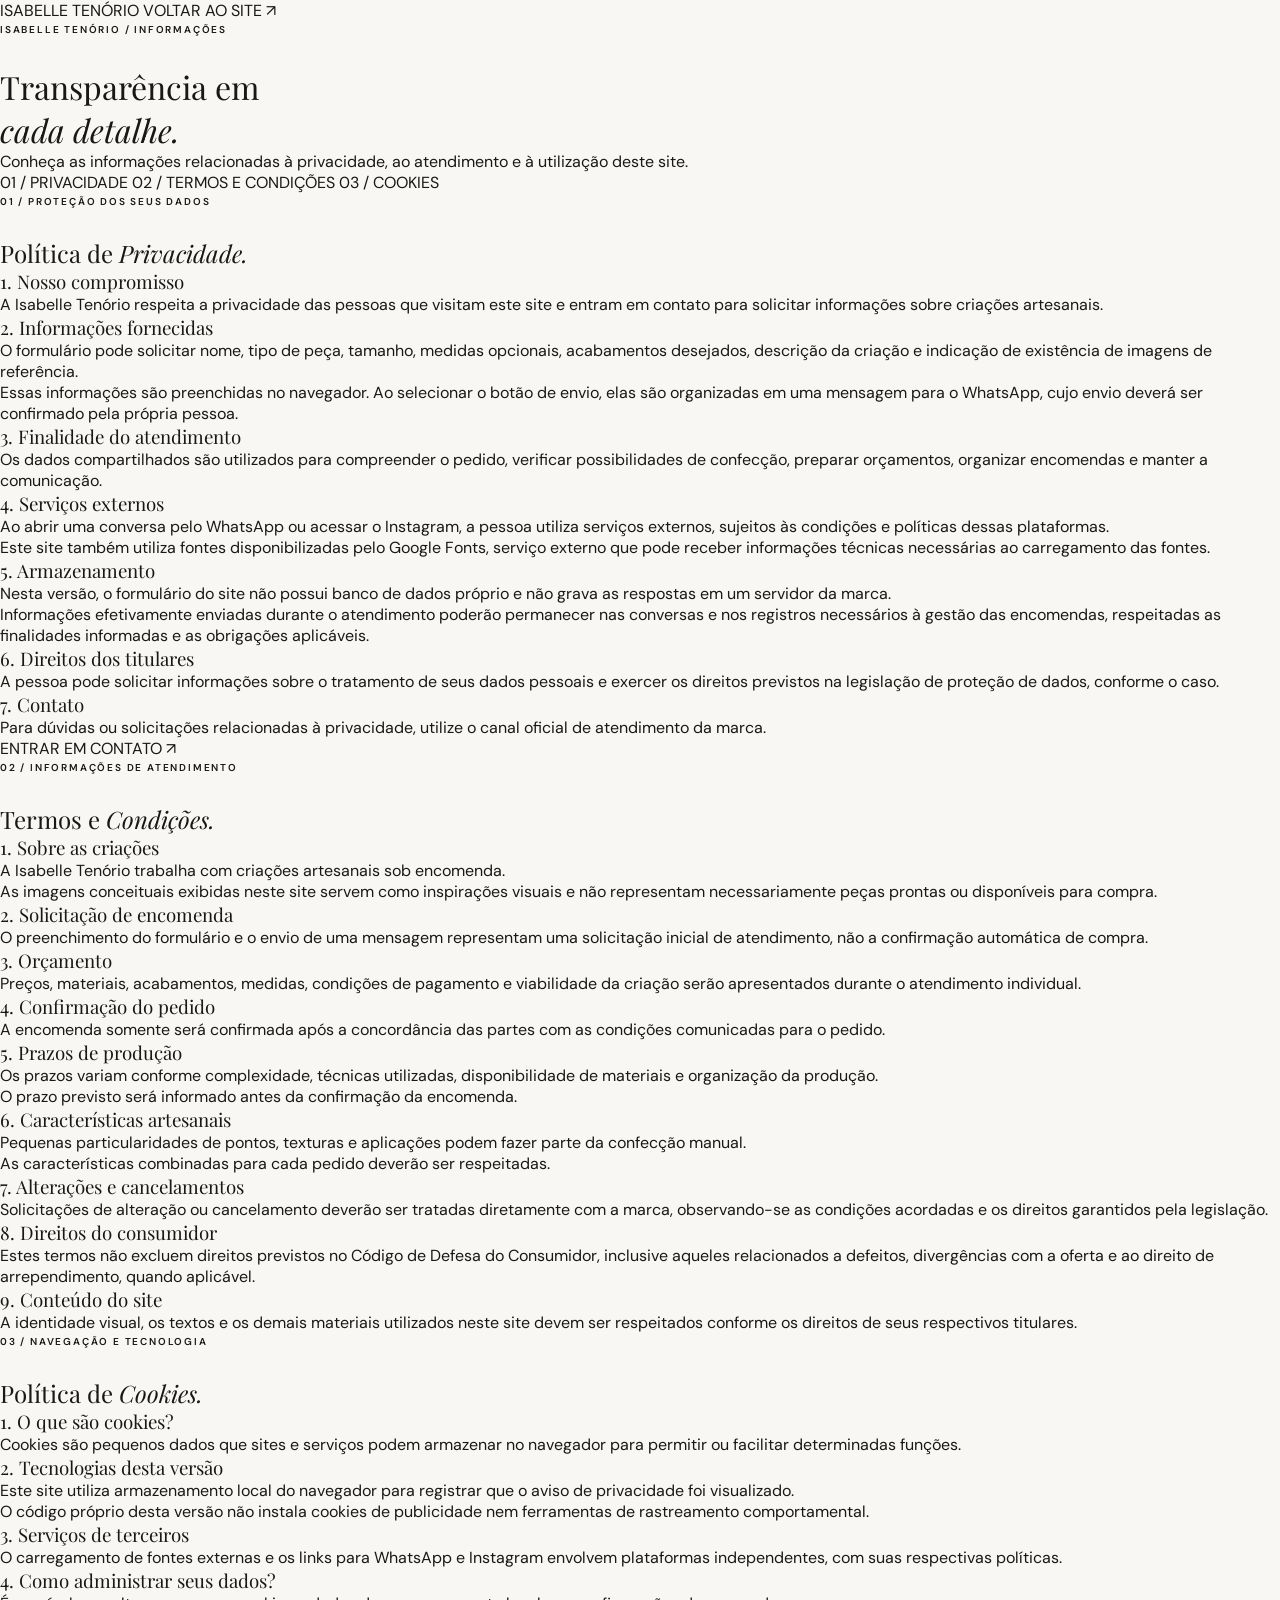
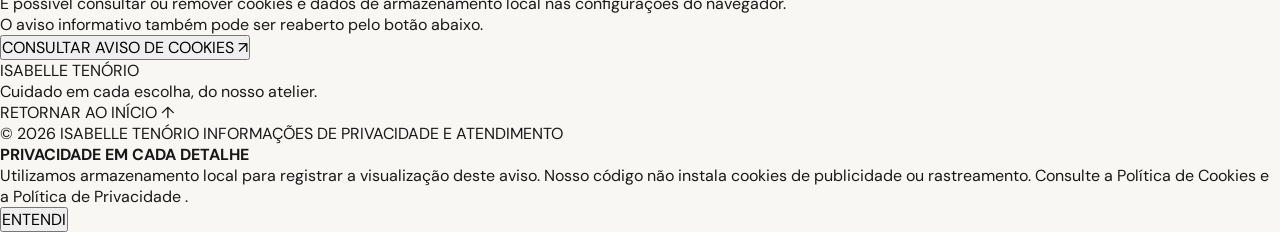
<file: legal.html>
<!DOCTYPE html>
<html lang="pt-BR">
<head>
  <meta charset="UTF-8">
  <meta name="viewport" content="width=device-width, initial-scale=1">

  <title>Informações Legais | Isabelle Tenório</title>

  <meta
    name="description"
    content="Política de Privacidade, Termos e Condições e Política de Cookies da Isabelle Tenório."
  >

  <link rel="preconnect" href="https://fonts.googleapis.com">
  <link rel="preconnect" href="https://fonts.gstatic.com" crossorigin>

  <link
    href="https://fonts.googleapis.com/css2?family=DM+Sans:wght@400;500;600;700&family=Italiana&family=Playfair+Display:ital,wght@0,400;0,500;1,400&display=swap"
    rel="stylesheet"
  >

  <link rel="stylesheet" href="style.css">
  <link rel="stylesheet" href="legal.css">

  <script src="legal.js" defer></script>
</head>

<body class="legal-page">

  <header class="legal-header">

    <a href="index.html" class="legal-logo">
      ISABELLE TENÓRIO
    </a>

    <a href="index.html" class="legal-back">
      VOLTAR AO SITE ↗
    </a>

  </header>

  <main class="legal-main">

    <div class="legal-intro">

      <span class="eyebrow">
        ISABELLE TENÓRIO / INFORMAÇÕES
      </span>

      <h1>
        Transparência em<br>
        <em>cada detalhe.</em>
      </h1>

      <p>
        Conheça as informações relacionadas
        à privacidade, ao atendimento
        e à utilização deste site.
      </p>

    </div>

    <nav
      class="legal-navigation"
      aria-label="Navegação entre políticas"
    >
      <a href="#privacidade">
        01 / PRIVACIDADE
      </a>

      <a href="#termos">
        02 / TERMOS E CONDIÇÕES
      </a>

      <a href="#cookies">
        03 / COOKIES
      </a>
    </nav>

    <!-- POLÍTICA DE PRIVACIDADE -->
    <section id="privacidade" class="legal-section">

      <span class="eyebrow">
        01 / PROTEÇÃO DOS SEUS DADOS
      </span>

      <h2>
        Política de <em>Privacidade.</em>
      </h2>

      <h3>1. Nosso compromisso</h3>

      <p>
        A Isabelle Tenório respeita a privacidade
        das pessoas que visitam este site e entram
        em contato para solicitar informações
        sobre criações artesanais.
      </p>

      <h3>2. Informações fornecidas</h3>

      <p>
        O formulário pode solicitar nome, tipo de peça,
        tamanho, medidas opcionais, acabamentos desejados,
        descrição da criação e indicação de existência
        de imagens de referência.
      </p>

      <p>
        Essas informações são preenchidas no navegador.
        Ao selecionar o botão de envio, elas são organizadas
        em uma mensagem para o WhatsApp, cujo envio
        deverá ser confirmado pela própria pessoa.
      </p>

      <h3>3. Finalidade do atendimento</h3>

      <p>
        Os dados compartilhados são utilizados
        para compreender o pedido, verificar
        possibilidades de confecção, preparar orçamentos,
        organizar encomendas e manter a comunicação.
      </p>

      <h3>4. Serviços externos</h3>

      <p>
        Ao abrir uma conversa pelo WhatsApp ou acessar
        o Instagram, a pessoa utiliza serviços externos,
        sujeitos às condições e políticas dessas plataformas.
      </p>

      <p>
        Este site também utiliza fontes disponibilizadas
        pelo Google Fonts, serviço externo que pode
        receber informações técnicas necessárias
        ao carregamento das fontes.
      </p>

      <h3>5. Armazenamento</h3>

      <p>
        Nesta versão, o formulário do site não possui
        banco de dados próprio e não grava as respostas
        em um servidor da marca.
      </p>

      <p>
        Informações efetivamente enviadas durante
        o atendimento poderão permanecer nas conversas
        e nos registros necessários à gestão das encomendas,
        respeitadas as finalidades informadas
        e as obrigações aplicáveis.
      </p>

      <h3>6. Direitos dos titulares</h3>

      <p>
        A pessoa pode solicitar informações sobre
        o tratamento de seus dados pessoais
        e exercer os direitos previstos na legislação
        de proteção de dados, conforme o caso.
      </p>

      <h3>7. Contato</h3>

      <p>
        Para dúvidas ou solicitações relacionadas
        à privacidade, utilize o canal oficial
        de atendimento da marca.
      </p>

      <a
        class="legal-contact"
        href="https://wa.me/5582987505467"
        target="_blank"
        rel="noopener noreferrer"
      >
        ENTRAR EM CONTATO ↗
      </a>

    </section>

    <!-- TERMOS E CONDIÇÕES -->
    <section id="termos" class="legal-section">

      <span class="eyebrow">
        02 / INFORMAÇÕES DE ATENDIMENTO
      </span>

      <h2>
        Termos e <em>Condições.</em>
      </h2>

      <h3>1. Sobre as criações</h3>

      <p>
        A Isabelle Tenório trabalha com criações
        artesanais sob encomenda.
      </p>

      <p>
        As imagens conceituais exibidas neste site
        servem como inspirações visuais
        e não representam necessariamente peças
        prontas ou disponíveis para compra.
      </p>

      <h3>2. Solicitação de encomenda</h3>

      <p>
        O preenchimento do formulário e o envio
        de uma mensagem representam uma solicitação
        inicial de atendimento, não a confirmação
        automática de compra.
      </p>

      <h3>3. Orçamento</h3>

      <p>
        Preços, materiais, acabamentos, medidas,
        condições de pagamento e viabilidade
        da criação serão apresentados
        durante o atendimento individual.
      </p>

      <h3>4. Confirmação do pedido</h3>

      <p>
        A encomenda somente será confirmada
        após a concordância das partes com
        as condições comunicadas para o pedido.
      </p>

      <h3>5. Prazos de produção</h3>

      <p>
        Os prazos variam conforme complexidade,
        técnicas utilizadas, disponibilidade
        de materiais e organização da produção.
      </p>

      <p>
        O prazo previsto será informado
        antes da confirmação da encomenda.
      </p>

      <h3>6. Características artesanais</h3>

      <p>
        Pequenas particularidades de pontos,
        texturas e aplicações podem fazer parte
        da confecção manual.
      </p>

      <p>
        As características combinadas
        para cada pedido deverão ser respeitadas.
      </p>

      <h3>7. Alterações e cancelamentos</h3>

      <p>
        Solicitações de alteração ou cancelamento
        deverão ser tratadas diretamente com a marca,
        observando-se as condições acordadas
        e os direitos garantidos pela legislação.
      </p>

      <h3>8. Direitos do consumidor</h3>

      <p>
        Estes termos não excluem direitos previstos
        no Código de Defesa do Consumidor,
        inclusive aqueles relacionados a defeitos,
        divergências com a oferta e ao direito
        de arrependimento, quando aplicável.
      </p>

      <h3>9. Conteúdo do site</h3>

      <p>
        A identidade visual, os textos e os demais
        materiais utilizados neste site devem
        ser respeitados conforme os direitos
        de seus respectivos titulares.
      </p>

    </section>

    <!-- COOKIES -->
    <section id="cookies" class="legal-section">

      <span class="eyebrow">
        03 / NAVEGAÇÃO E TECNOLOGIA
      </span>

      <h2>
        Política de <em>Cookies.</em>
      </h2>

      <h3>1. O que são cookies?</h3>

      <p>
        Cookies são pequenos dados que sites
        e serviços podem armazenar no navegador
        para permitir ou facilitar determinadas funções.
      </p>

      <h3>2. Tecnologias desta versão</h3>

      <p>
        Este site utiliza armazenamento local
        do navegador para registrar
        que o aviso de privacidade foi visualizado.
      </p>

      <p>
        O código próprio desta versão não instala
        cookies de publicidade nem ferramentas
        de rastreamento comportamental.
      </p>

      <h3>3. Serviços de terceiros</h3>

      <p>
        O carregamento de fontes externas
        e os links para WhatsApp e Instagram
        envolvem plataformas independentes,
        com suas respectivas políticas.
      </p>

      <h3>4. Como administrar seus dados?</h3>

      <p>
        É possível consultar ou remover
        cookies e dados de armazenamento local
        nas configurações do navegador.
      </p>

      <p>
        O aviso informativo também pode
        ser reaberto pelo botão abaixo.
      </p>

      <button
        id="open-cookie-info"
        class="legal-contact"
        type="button"
      >
        CONSULTAR AVISO DE COOKIES ↗
      </button>

    </section>

    <!-- ENCERRAMENTO -->
    <div class="legal-end">

      <span>ISABELLE TENÓRIO</span>

      <p>
        Cuidado em cada escolha, do nosso atelier.
      </p>

      <a href="index.html">
        RETORNAR AO INÍCIO ↑
      </a>

    </div>

  </main>

  <footer class="legal-footer">

    <span>
      © <span class="legal-year"></span>
      ISABELLE TENÓRIO
    </span>

    <span>
      INFORMAÇÕES DE PRIVACIDADE E ATENDIMENTO
    </span>

  </footer>

</body>
</html>
</file>
<file: style.css>
﻿
:root {
  --paper: #f8f7f4;
  --cream: #ebe9e4;
  --ink: #181817;
  --muted: #77756f;
  --border: #dfddd8;
  --display: "Italiana", Georgia, serif;
  --serif: "Playfair Display", Georgia, serif;
  --sans: "DM Sans", Arial, sans-serif;
  --ease: cubic-bezier(.22, 1, .36, 1);
  --header-height: 88px;
}

/* BASE */

* {
  box-sizing: border-box;
  margin: 0;
  padding: 0;
}

html {
  scroll-behavior: smooth;
  scroll-padding-top: calc(var(--header-height) + 20px);
}

body {
  min-width: 0;
  overflow-x: clip;
  background: var(--paper);
  color: var(--ink);
  font-family: var(--sans);
  -webkit-font-smoothing: antialiased;
}

body.menu-open {
  overflow: hidden;
}

a {
  color: inherit;
  text-decoration: none;
}

button,
input,
textarea {
  font: inherit;
}

button {
  cursor: pointer;
}

[hidden] {
  display: none !important;
}

.svg-definitions {
  position: absolute;
  width: 0;
  height: 0;
  overflow: hidden;
}

section[id] {
  scroll-margin-top: calc(var(--header-height) + 20px);
}

h1,
h2,
h3 {
  font-family: var(--serif);
  font-weight: 400;
}

em {
  font-weight: 400;
}

:focus-visible {
  outline: 2px solid #77736e;
  outline-offset: 4px;
}

::selection {
  background: var(--ink);
  color: white;
}

.skip-link {
  position: fixed;
  z-index: 1000;
  top: -100px;
  left: 12px;
  padding: 12px 18px;
  background: var(--ink);
  color: white;
}

.skip-link:focus {
  top: 12px;
}

.eyebrow {
  display: block;
  margin-bottom: 26px;
  font-size: 10px;
  font-weight: 600;
  letter-spacing: 1.8px;
  line-height: 1.8;
}

.short-line {
  display: block;
  width: 56px;
  height: 1px;
  background: currentColor;
}

/* BARRA SUPERIOR */

.topbar {
  display: flex;
  align-items: center;
  justify-content: space-between;
  min-height: 34px;
  gap: 16px;
  padding: 9px 6%;
  padding-left: max(6%, env(safe-area-inset-left, 0px));
  padding-right: max(6%, env(safe-area-inset-right, 0px));
  background: var(--cream);
  color: #585650;
  font-size: 9px;
  letter-spacing: 1.3px;
}

/* CABEÇALHO FIXO */

.site-header {
  position: sticky;
  top: 0;
  z-index: 100;
  display: flex;
  justify-content: space-between;
  align-items: center;
  min-height: var(--header-height);
  gap: 22px;
  padding: 20px 6%;
  border-bottom: 1px solid var(--border);
  background: rgba(248, 247, 244, .97);
  transition:
    background .4s var(--ease),
    box-shadow .4s var(--ease);
}

@supports (backdrop-filter: blur(16px)) {
  .site-header {
    background: rgba(248, 247, 244, .88);
    backdrop-filter: blur(16px);
    -webkit-backdrop-filter: blur(16px);
  }
}

.site-header.is-scrolled {
  box-shadow: 0 8px 30px rgba(15, 15, 15, .045);
}

.brand {
  display: flex;
  flex-shrink: 0;
  flex-direction: column;
  align-items: center;
  gap: 5px;
  text-align: center;
}

.brand-name {
  display: block;
  white-space: nowrap;
  font-family: var(--display);
  font-size: 25px;
  font-weight: 400;
  letter-spacing: .7px;
  line-height: 1.08;
}

.brand-subtitle {
  display: block;
  font-size: 8px;
  font-weight: 500;
  letter-spacing: 2px;
  line-height: 1.3;
}

.main-nav {
  display: flex;
  justify-content: center;
  align-items: center;
  flex-wrap: wrap;
  gap: 22px;
}

.main-nav a {
  font-size: 10px;
  font-weight: 600;
  letter-spacing: .45px;
  transition: opacity .3s ease;
}

.main-nav a:hover {
  opacity: .55;
}

.main-nav a[aria-current="page"] {
  text-decoration: underline;
  text-underline-offset: 7px;
}

.mobile-nav-cta {
  display: none;
}

.header-button {
  flex-shrink: 0;
  padding: 16px 19px;
  background: var(--ink);
  color: white;
  font-size: 10px;
  font-weight: 600;
  letter-spacing: .6px;
}

.menu-toggle {
  display: none;
}

/* BOTÕES */

.arrow-link {
  display: inline-flex;
  align-items: center;
  justify-content: center;
  gap: 12px;
}

.arrow-link svg,
.scroll-link svg {
  width: 17px;
  height: 17px;
  flex-shrink: 0;
  transition: transform .45s var(--ease);
}

.button-dark,
.button-light {
  display: inline-flex;
  align-items: center;
  justify-content: center;
  min-height: 54px;
  padding: 17px 25px;
  border: 1px solid var(--ink);
  background: var(--ink);
  color: white;
  font-size: 10px;
  font-weight: 700;
  letter-spacing: .9px;
  transition:
    background .35s var(--ease),
    color .35s var(--ease);
}

.button-dark:hover,
.header-button:hover {
  background: #35332f;
}

.button-minimal,
.text-action {
  display: inline-flex;
  align-items: center;
  min-height: 54px;
  padding: 14px 0;
  border-bottom: 1px solid currentColor;
  font-size: 10px;
  font-weight: 600;
  letter-spacing: 1px;
}

.text-action {
  font-weight: 700;
}

.scroll-link {
  display: inline-flex;
  align-items: center;
  gap: 9px;
}

.scroll-link svg {
  transform: rotate(90deg);
}

@media (hover: hover) {
  .arrow-link:hover svg {
    transform: translate(3px, -3px);
  }

  .button-minimal:hover svg {
    transform: translateX(4px);
  }
}

/* ABERTURA */

.hero {
  position: relative;
  isolation: isolate;
  display: flex;
  justify-content: center;
  align-items: center;
  min-height: 690px;
  padding: 105px 8% 115px;
  overflow: hidden;
  background: var(--paper);
}

.hero-inner {
  position: relative;
  z-index: 2;
  width: min(100%, 1100px);
  text-align: center;
}

.hero-index {
  position: absolute;
  left: 3%;
  top: 50%;
  transform: translate(-50%, -50%) rotate(-90deg);
  color: #8b8983;
  font-size: 9px;
  letter-spacing: 1.8px;
  white-space: nowrap;
}

.hero-title {
  font-family: var(--display);
  font-size: clamp(72px, 9.5vw, 142px);
  line-height: 1.02;
  letter-spacing: -1.8px;
}

.hero-title > span {
  display: block;
}

.hero-title em {
  display: block;
  margin-top: 6px;
  font-family: var(--serif);
  font-size: .68em;
  line-height: 1.3;
  letter-spacing: -1px;
}

.hero-description {
  display: flex;
  flex-direction: column;
  align-items: center;
  gap: 23px;
  margin-top: 17px;
}

.hero-description p {
  max-width: 435px;
  color: #62605b;
  font-size: 13px;
  line-height: 2;
}

.hero-actions {
  display: flex;
  align-items: center;
  justify-content: center;
  flex-wrap: wrap;
  gap: 28px;
  margin-top: 31px;
}

.hero-watermark {
  position: absolute;
  z-index: 0;
  right: -30px;
  bottom: -65px;
  font-family: var(--display);
  font-size: clamp(260px, 40vw, 630px);
  line-height: 1;
  letter-spacing: -18px;
  color: rgba(24, 24, 23, .026);
  pointer-events: none;
  user-select: none;
}

.hero-bottom {
  position: absolute;
  z-index: 2;
  left: 6%;
  right: 6%;
  bottom: 26px;
  display: flex;
  align-items: center;
  justify-content: space-between;
  gap: 15px;
  color: var(--muted);
  font-size: 9px;
  letter-spacing: 1.3px;
}

/* MANIFESTO */

.manifesto-strip {
  padding: 94px 24px;
  background: #eae8e2;
  text-align: center;
}

.manifesto-strip p {
  max-width: 990px;
  margin: auto;
  font-family: var(--serif);
  font-size: clamp(30px, 4vw, 52px);
  line-height: 1.35;
}

.manifesto-strip .eyebrow {
  margin-bottom: 23px;
}

.manifesto-caption {
  display: block;
  margin-top: 29px;
  color: var(--muted);
  font-size: 10px;
  letter-spacing: 1.8px;
}

/* SEÇÕES E CRIAÇÕES */

.section {
  max-width: 1500px;
  margin: auto;
  padding: 110px 6%;
}

.section-top {
  display: flex;
  align-items: flex-end;
  justify-content: space-between;
  gap: 40px;
  margin-bottom: 52px;
}

.section-top h2,
.story-preview h2,
.order-process-heading h2,
.custom-intro h2,
.contact-section h2,
.faq-intro h2 {
  font-size: clamp(41px, 4.5vw, 65px);
  line-height: 1.2;
  letter-spacing: -1px;
}

.section-top > p {
  max-width: 315px;
  color: var(--muted);
  font-size: 13px;
  line-height: 2;
}

.creation-grid {
  display: grid;
  grid-template-columns: repeat(2, minmax(0, 1fr));
  gap: 20px;
}

.creation-card {
  display: flex;
  flex-direction: column;
  justify-content: space-between;
  min-height: 510px;
  padding: 33px;
  background: #eae8e2;
  border: 1px solid #e1dfd9;
  transition: transform .55s var(--ease);
}

.creation-card-dark {
  background: #1b1b1a;
  border-color: #1b1b1a;
  color: #f8f7f4;
}

.creation-top {
  display: flex;
  justify-content: space-between;
  gap: 12px;
  font-size: 10px;
  letter-spacing: 1.2px;
}

.creation-center {
  padding: 56px 5% 49px;
  text-align: center;
}

.creation-monogram {
  display: block;
  margin-bottom: 20px;
  font-family: var(--display);
  font-size: 62px;
  opacity: .45;
}

.creation-center h3 {
  font-size: clamp(38px, 4vw, 56px);
  line-height: 1.2;
}

.creation-center p {
  max-width: 340px;
  margin: 21px auto 0;
  color: #696761;
  font-size: 12px;
  line-height: 2;
}

.creation-card-dark .creation-center p {
  color: #c6c4c0;
}

.creation-action {
  display: flex;
  align-items: center;
  justify-content: space-between;
  width: 100%;
  padding: 19px 0 0;
  background: transparent;
  border: 0;
  border-top: 1px solid currentColor;
  color: inherit;
  text-align: left;
  font-size: 10px;
  font-weight: 700;
  letter-spacing: .8px;
}

/* EDITORIAL */

.editorial-statement {
  padding: 100px 7%;
  background: #f3f2ee;
  border-block: 1px solid var(--border);
}

.editorial-meta {
  display: flex;
  justify-content: space-between;
  gap: 20px;
  color: var(--muted);
  font-size: 10px;
  letter-spacing: 1.7px;
}

.statement-lines {
  max-width: 1200px;
  margin: 60px auto;
  text-align: center;
}

.statement-lines p {
  font-family: var(--display);
  font-size: clamp(32px, 5.2vw, 74px);
  line-height: 1.28;
  letter-spacing: .5px;
}

.statement-lines .statement-italic {
  font-family: var(--serif);
  font-size: clamp(26px, 3.9vw, 52px);
  font-style: italic;
}

.statement-caption {
  display: block;
  color: var(--muted);
  text-align: right;
  font-size: 10px;
  line-height: 1.8;
  letter-spacing: 1.8px;
}

/* RESUMO DA HISTÓRIA */

.story-preview {
  display: grid;
  grid-template-columns: minmax(0, 43fr) minmax(0, 57fr);
  background: white;
}

.story-preview-monogram {
  display: flex;
  flex-direction: column;
  align-items: center;
  justify-content: center;
  gap: 25px;
  min-height: 490px;
  padding: 40px;
  background: #eceae5;
}

.story-preview-monogram span {
  font-family: var(--display);
  font-size: clamp(110px, 15vw, 190px);
  line-height: 1;
  letter-spacing: -8px;
}

.story-preview-monogram small {
  font-size: 9px;
  letter-spacing: 2px;
  color: #77736c;
}

.story-preview-content {
  display: flex;
  flex-direction: column;
  align-items: flex-start;
  justify-content: center;
  padding: 95px 11%;
}

.story-preview-content .short-line {
  margin: 30px 0;
}

.story-preview-content p {
  max-width: 450px;
  margin-bottom: 20px;
  color: #686560;
  font-size: 13px;
  line-height: 2;
}

.story-preview-content .text-action {
  margin-top: 12px;
}

/* PROPÓSITO */

.purpose-section {
  padding: 122px 24px;
  background: #171716;
  color: #f8f7f4;
}

.purpose-inner {
  display: flex;
  flex-direction: column;
  align-items: center;
  max-width: 950px;
  margin: auto;
  text-align: center;
}

.purpose-inner .eyebrow {
  margin-bottom: 30px;
}

.purpose-inner h2 {
  font-size: clamp(35px, 4.8vw, 66px);
  line-height: 1.28;
}

.purpose-inner .short-line {
  margin: 35px 0;
}

.purpose-copy {
  max-width: 640px;
}

.purpose-inner p {
  margin-bottom: 17px;
  color: #c2c0bc;
  font-size: 13px;
  line-height: 2.1;
}

.purpose-signature {
  margin-top: 35px;
  font-family: var(--display);
  font-size: 25px;
  letter-spacing: 2px;
}

/* COMO ENCOMENDAR */

.order-process {
  max-width: 1500px;
}

.order-process-heading {
  display: grid;
  grid-template-columns: 1fr 1fr;
  align-items: end;
  gap: 30px 70px;
  margin-bottom: 57px;
}

.order-process-heading .eyebrow {
  grid-column: 1 / -1;
  margin-bottom: 0;
}

.order-process-heading p {
  max-width: 380px;
  justify-self: end;
  color: var(--muted);
  font-size: 13px;
  line-height: 2;
}

.order-process-grid {
  display: grid;
  grid-template-columns: repeat(3, minmax(0, 1fr));
  border-top: 1px solid var(--border);
}

.order-step {
  min-height: 245px;
  padding: 30px 35px 25px 0;
  border-bottom: 1px solid var(--border);
}

.order-step + .order-step {
  padding-left: 35px;
  border-left: 1px solid var(--border);
}

.order-step-number {
  font-family: var(--display);
  font-size: 38px;
  color: #8e8a82;
}

.order-step h3 {
  margin: 33px 0 13px;
  font-size: 29px;
}

.order-step p {
  max-width: 300px;
  color: var(--muted);
  font-size: 12px;
  line-height: 1.9;
}

/* PERSONALIZAÇÃO */

.custom-section {
  display: grid;
  grid-template-columns: minmax(0, 40fr) minmax(0, 60fr);
  align-items: start;
  gap: 52px;
  max-width: 1500px;
  margin: auto;
  padding: 120px 6%;
  background: var(--paper);
}

.custom-intro {
  padding-top: 43px;
}

.custom-intro > p {
  max-width: 410px;
  margin-top: 27px;
  color: var(--muted);
  font-size: 13px;
  line-height: 2;
}

.custom-notice {
  max-width: 410px;
  margin-top: 53px;
  padding: 27px 0;
  border-block: 1px solid var(--border);
}

.custom-notice > span {
  font-size: 10px;
  font-weight: 700;
  letter-spacing: 1px;
}

.custom-notice p {
  margin-top: 12px;
  color: var(--muted);
  font-size: 12px;
  line-height: 2;
}

/* FORMULÁRIO EM ETAPAS */

.custom-form {
  min-width: 0;
  padding: 40px;
  background: white;
  border: 1px solid var(--border);
}

.form-heading {
  margin-bottom: 32px;
}

.form-heading > span {
  font-size: 9px;
  font-weight: 700;
  letter-spacing: 1.4px;
}

.form-heading h3 {
  margin: 12px 0 9px;
  font-size: 38px;
}

.form-heading p {
  color: var(--muted);
  font-size: 12px;
}

.form-progress {
  margin-bottom: 32px;
}

.form-progress-header {
  display: flex;
  align-items: center;
  justify-content: space-between;
  gap: 15px;
  margin-bottom: 13px;
  color: #686660;
  font-size: 10px;
  font-weight: 600;
  letter-spacing: 1px;
}

.progress-track {
  width: 100%;
  height: 2px;
  background: #e4e2dd;
  overflow: hidden;
}

.progress-track > span {
  display: block;
  width: 33.333%;
  height: 100%;
  background: var(--ink);
  transition: width .45s var(--ease);
}

.form-step {
  animation: step-enter .42s var(--ease) both;
}

@keyframes step-enter {
  from {
    opacity: 0;
    transform: translateY(10px);
  }
  to {
    opacity: 1;
    transform: translateY(0);
  }
}

.field {
  min-width: 0;
  margin-bottom: 27px;
  border: 0;
}

.field > label:not(.reference-check),
.field > legend {
  display: block;
  margin-bottom: 12px;
  font-size: 10px;
  font-weight: 700;
  letter-spacing: .9px;
}

.field input[type="text"],
.field textarea {
  display: block;
  width: 100%;
  padding: 15px 16px;
  background: white;
  color: var(--ink);
  border: 1px solid #d8d6d1;
  border-radius: 0;
  font-size: 13px;
  transition: border-color .25s ease;
}

.field input[type="text"]:focus,
.field textarea:focus {
  outline: none;
  border-color: var(--ink);
  box-shadow: inset 0 0 0 1px var(--ink);
}

.field input[type="text"] {
  height: 53px;
}

.field textarea {
  min-height: 140px;
  resize: vertical;
  line-height: 1.8;
}

.field input::placeholder,
.field textarea::placeholder {
  color: #92908b;
}

/* SELEÇÕES */

.choice-grid {
  display: grid;
  grid-template-columns: repeat(2, minmax(0, 1fr));
  gap: 10px;
}

.choice,
.option {
  position: relative;
  display: block;
  min-width: 0;
  cursor: pointer;
}

.choice input,
.option input {
  position: absolute;
  width: 1px;
  height: 1px;
  opacity: 0;
}

.choice-inner {
  display: flex;
  flex-direction: column;
  justify-content: center;
  min-height: 88px;
  gap: 8px;
  padding: 16px;
  border: 1px solid #d8d6d1;
  transition:
    background .25s ease,
    color .25s ease;
}

.choice-inner strong {
  font-size: 10px;
  letter-spacing: .4px;
}

.choice-inner small {
  color: var(--muted);
  font-size: 11px;
  line-height: 1.5;
}

.choice input:checked + .choice-inner {
  background: var(--ink);
  border-color: var(--ink);
  color: white;
}

.choice input:checked + .choice-inner small {
  color: #cbc9c4;
}

.options-grid {
  display: grid;
  grid-template-columns: repeat(3, minmax(0, 1fr));
  gap: 9px;
}

.size-grid {
  display: flex;
  flex-wrap: wrap;
  gap: 9px;
}

.option > span {
  display: flex;
  align-items: center;
  justify-content: center;
  min-height: 46px;
  padding: 12px 13px;
  border: 1px solid #d8d6d1;
  background: white;
  text-align: center;
  font-size: 10px;
  letter-spacing: .3px;
  transition:
    background .25s ease,
    color .25s ease;
}

.option input:checked + span {
  background: var(--ink);
  border-color: var(--ink);
  color: white;
}

.choice:has(input:focus-visible),
.option:has(input:focus-visible) {
  outline: 2px solid #777;
  outline-offset: 3px;
}

.field-hint {
  display: block;
  margin-top: 11px;
  color: var(--muted);
  font-size: 11px;
  line-height: 1.8;
}

.field-hint a {
  text-decoration: underline;
  text-underline-offset: 3px;
}

.character-count {
  display: block;
  margin-top: 8px;
  color: var(--muted);
  text-align: right;
  font-size: 11px;
}

.reference-check {
  display: flex !important;
  align-items: flex-start;
  gap: 13px;
  cursor: pointer;
  font-size: 10px;
  font-weight: 700;
  line-height: 1.7;
  letter-spacing: .4px;
}

.reference-check input {
  flex-shrink: 0;
  width: 18px;
  height: 18px;
  margin-top: 1px;
  accent-color: var(--ink);
}

.consent-field {
  padding-top: 23px;
  border-top: 1px solid var(--border);
}

/* RESUMO */

.summary-panel {
  margin: 5px 0 30px;
  padding: 22px;
  background: #f4f3ef;
}

.summary-label {
  display: block;
  margin-bottom: 20px;
  font-size: 10px;
  font-weight: 700;
  letter-spacing: 1px;
}

#order-summary {
  display: grid;
  gap: 12px;
}

#order-summary > div {
  display: grid;
  grid-template-columns: 100px minmax(0, 1fr);
  gap: 14px;
}

#order-summary dt {
  color: var(--muted);
  font-size: 12px;
}

#order-summary dd {
  font-size: 12px;
  line-height: 1.6;
  overflow-wrap: anywhere;
}

/* NAVEGAÇÃO DO FORMULÁRIO */

.form-navigation {
  display: flex;
  align-items: center;
  gap: 12px;
}

.form-back,
.form-next,
.form-submit {
  min-height: 55px;
  padding: 15px 18px;
  font-size: 10px;
  font-weight: 700;
  letter-spacing: .9px;
}

.form-back {
  background: white;
  border: 1px solid var(--border);
  color: var(--ink);
}

.form-next,
.form-submit {
  flex: 1;
  display: inline-flex;
  justify-content: center;
  align-items: center;
  border: 1px solid var(--ink);
  background: var(--ink);
  color: white;
  transition: background .3s ease;
}

.form-next:hover,
.form-submit:hover {
  background: #35332f;
}

.form-help {
  margin-top: 15px;
  color: var(--muted);
  text-align: center;
  font-size: 11px;
  line-height: 1.8;
}

.form-status {
  margin-top: 11px;
  font-size: 12px;
  line-height: 1.7;
}

/* PERGUNTAS FREQUENTES */

.faq-section {
  display: grid;
  grid-template-columns: minmax(0, 40fr) minmax(0, 60fr);
  gap: 70px;
  padding: 105px 6%;
  background: #eeece7;
}

.faq-intro p {
  max-width: 380px;
  margin-top: 25px;
  color: var(--muted);
  font-size: 13px;
  line-height: 2;
}

.faq-list {
  border-top: 1px solid #cfcdc7;
}

.faq-item {
  border-bottom: 1px solid #cfcdc7;
}

.faq-item summary {
  display: flex;
  align-items: center;
  justify-content: space-between;
  gap: 25px;
  min-height: 80px;
  padding: 22px 0;
  list-style: none;
  cursor: pointer;
  font-size: 13px;
  font-weight: 600;
  line-height: 1.6;
}

.faq-item summary::-webkit-details-marker {
  display: none;
}

.faq-item summary svg {
  width: 17px;
  height: 17px;
  flex-shrink: 0;
  transition: transform .35s var(--ease);
}

.faq-item[open] summary svg {
  transform: rotate(45deg);
}

.faq-item p {
  max-width: 580px;
  padding: 0 38px 25px 0;
  color: #66635f;
  font-size: 12px;
  line-height: 2;
}

/* CONTATO */

.contact-section {
  display: flex;
  align-items: center;
  flex-direction: column;
  padding: 105px 24px;
  background: #eae8e2;
  text-align: center;
}

.contact-section p {
  margin-top: 22px;
  color: var(--muted);
  font-size: 13px;
  line-height: 1.8;
}

.contact-section .button-dark {
  margin-top: 32px;
}

/* NOSSA HISTÓRIA — PÁGINA SEPARADA */

.history-hero {
  position: relative;
  display: flex;
  align-items: center;
  justify-content: center;
  min-height: 580px;
  padding: 96px 24px 105px;
  background: #eceae5;
  text-align: center;
}

.history-hero-inner {
  max-width: 1050px;
  margin: auto;
}

.history-main-title {
  font-family: var(--display);
  font-size: clamp(56px, 7.8vw, 118px);
  line-height: 1.08;
  letter-spacing: -.8px;
}

.history-main-title em {
  font-family: var(--serif);
  font-size: .76em;
}

.history-hero-inner > .short-line {
  margin: 29px auto 23px;
}

.history-hero-inner > p {
  max-width: 490px;
  margin: auto;
  color: #5c5954;
  font-size: 14px;
  line-height: 1.9;
}

.history-counter {
  display: block;
  margin-top: 27px;
  color: var(--muted);
  font-size: 9px;
  letter-spacing: 1.6px;
}

.history-hero-bottom {
  position: absolute;
  left: 6%;
  right: 6%;
  bottom: 24px;
  display: flex;
  justify-content: space-between;
  gap: 12px;
  color: var(--muted);
  font-size: 9px;
  letter-spacing: 1px;
}

.history-chapter {
  display: grid;
  grid-template-columns: minmax(190px, 33fr) minmax(0, 67fr);
  gap: 60px;
  padding: 100px max(6%, calc((100vw - 1340px) / 2));
  border-bottom: 1px solid var(--border);
  background: white;
}

.history-chapter-alt {
  background: var(--paper);
}

.history-chapter-label {
  display: flex;
  flex-direction: column;
  gap: 12px;
  padding-top: 12px;
  font-size: 10px;
  font-weight: 600;
  letter-spacing: 1.4px;
}

.history-chapter-label small {
  color: var(--muted);
  font-size: 9px;
}

.history-chapter-body {
  max-width: 690px;
}

.history-chapter-body h2 {
  margin-bottom: 33px;
  font-size: clamp(38px, 4.2vw, 63px);
  line-height: 1.2;
}

.history-chapter-body p {
  margin-bottom: 22px;
  color: #5f5c56;
  font-size: 14px;
  line-height: 2;
}

.history-interlude {
  padding: 94px 20px;
  background: #171716;
  color: #f7f5f1;
  text-align: center;
}

.history-interlude p {
  font-family: var(--serif);
  font-size: clamp(28px, 4.3vw, 55px);
  line-height: 1.4;
}

.history-feature {
  padding: 100px 24px;
  background: #eae8e2;
  text-align: center;
}

.history-feature-inner {
  display: flex;
  flex-direction: column;
  align-items: center;
  max-width: 1000px;
  margin: auto;
}

.history-feature h2 {
  font-size: clamp(32px, 4.7vw, 62px);
  line-height: 1.3;
}

.history-feature .short-line {
  margin: 30px 0 23px;
}

.history-feature p {
  color: var(--muted);
  font-size: 13px;
  line-height: 2;
}

.history-ending {
  display: flex;
  flex-direction: column;
  align-items: center;
  padding: 110px 24px;
  background: #171716;
  color: white;
  text-align: center;
}

.history-ending h2 {
  max-width: 1000px;
  font-size: clamp(32px, 4.6vw, 60px);
  line-height: 1.32;
}

.history-ending > p {
  margin-top: 24px;
  color: #b9b7b1;
  font-size: 13px;
}

.button-light {
  margin-top: 36px;
  background: #f7f5f1;
  border-color: #f7f5f1;
  color: #171716;
}

.button-light:hover {
  background: #dedbd5;
}

/* RODAPÉ */

.site-footer {
  padding: 65px 6% max(27px, env(safe-area-inset-bottom, 0px));
  background: #171716;
  color: #f8f7f4;
}

.footer-main {
  display: flex;
  align-items: flex-start;
  justify-content: space-between;
  gap: 35px;
  padding-bottom: 37px;
}

.footer-brand {
  font-family: var(--display);
  font-size: 31px;
  letter-spacing: .8px;
}

.footer-tagline {
  margin-top: 12px;
  color: #aaa8a2;
  font-size: 12px;
}

.footer-nav {
  display: flex;
  flex-wrap: wrap;
  gap: 21px;
}

.footer-nav a,
.footer-social a {
  font-size: 10px;
  letter-spacing: 1px;
}

.footer-social {
  display: flex;
  gap: 30px;
  padding: 22px 0;
  border-top: 1px solid #43413e;
}

.footer-legal-links {
  display: flex;
  flex-wrap: wrap;
  gap: 20px;
  padding: 18px 0;
  border-top: 1px solid #43413e;
}

.footer-legal-links a,
.footer-legal-links button {
  padding: 0;
  border: 0;
  background: transparent;
  color: #c3c1bc;
  font-family: var(--sans);
  font-size: 9px;
  font-weight: 500;
  line-height: 1.8;
  letter-spacing: .5px;
  text-align: left;
}

.footer-legal-links a:hover,
.footer-legal-links button:hover {
  color: white;
}

.footer-bottom {
  display: flex;
  align-items: center;
  justify-content: space-between;
  gap: 20px;
  padding-top: 24px;
  border-top: 1px solid #43413e;
  color: #c3c1bc;
  font-size: 10px;
}

.footer-bottom > span:last-child {
  font-family: Georgia, serif;
  font-size: 13px;
  font-style: italic;
}

/* REVELAÇÃO DE CONTEÚDO */

.reveal.will-reveal {
  opacity: 0;
  transform: translate3d(0, 18px, 0);
  transition:
    opacity .8s var(--ease),
    transform .8s var(--ease);
}

.reveal.will-reveal.is-visible {
  opacity: 1;
  transform: translate3d(0, 0, 0);
}

/* TABLETS */

@media (max-width: 1180px) {
  .site-header {
    flex-wrap: wrap;
    justify-content: center;
  }

  .main-nav {
    order: 3;
    width: 100%;
  }

  .custom-section {
    gap: 28px;
  }
}

@media (max-width: 850px) {
  .section-top {
    display: block;
  }

  .section-top > p {
    margin-top: 22px;
  }

  .story-preview {
    grid-template-columns: 1fr;
  }

  .story-preview-monogram {
    min-height: 300px;
  }

  .story-preview-content {
    padding: 75px 8%;
  }

  .custom-section,
  .faq-section {
    grid-template-columns: 1fr;
  }

  .custom-intro {
    padding-top: 0;
  }

  .order-process-heading {
    grid-template-columns: 1fr;
  }

  .order-process-heading .eyebrow {
    grid-column: auto;
  }

  .order-process-heading p {
    justify-self: start;
  }

  .history-chapter {
    gap: 35px;
    grid-template-columns: minmax(120px, 25fr) minmax(0, 75fr);
  }
}

/* MOBILE */

@media (max-width: 700px) {
  :root {
    --header-height: 74px;
  }

  .topbar {
    min-height: 32px;
    justify-content: center;
    padding: 9px 12px;
    font-size: 8px;
    letter-spacing: 1px;
    text-align: center;
  }

  .topbar span:last-child {
    display: none;
  }

  .site-header {
    min-height: var(--header-height);
    flex-wrap: nowrap;
    justify-content: space-between;
    gap: 14px;
    padding: 16px 20px;
  }

  .brand {
    min-width: 0;
    max-width: calc(100% - 55px);
    align-items: flex-start;
    gap: 4px;
    text-align: left;
  }

  .brand-name {
    max-width: 100%;
    font-size: clamp(18px, 5vw, 22px);
    line-height: 1.08;
    letter-spacing: 0;
  }

  .brand-subtitle {
    font-size: 7px;
    letter-spacing: 1.1px;
  }

  .header-button {
    display: none;
  }

  .menu-toggle {
    display: flex;
    flex-shrink: 0;
    flex-direction: column;
    align-items: center;
    justify-content: center;
    width: 44px;
    height: 44px;
    gap: 7px;
    border: 0;
    background: transparent;
  }

  .menu-toggle span {
    display: block;
    width: 25px;
    height: 1px;
    background: var(--ink);
    transition: transform .35s var(--ease);
  }

  .menu-toggle[aria-expanded="true"] span:first-child {
    transform: translateY(4px) rotate(45deg);
  }

  .menu-toggle[aria-expanded="true"] span:last-child {
    transform: translateY(-4px) rotate(-45deg);
  }

  .main-nav {
    position: absolute;
    top: 100%;
    left: 0;
    right: 0;
    display: none;
    width: 100%;
    height: calc(100dvh - var(--header-height) - 32px);
    max-height: 800px;
    overflow-y: auto;
    align-items: stretch;
    flex-direction: column;
    justify-content: flex-start;
    gap: 0;
    padding: 20px 24px 35px;
    background: var(--paper);
    border-bottom: 1px solid var(--border);
    box-shadow: 0 20px 35px rgba(0, 0, 0, .06);
  }

  .main-nav.is-open {
    display: flex;
    animation: menu-enter .35s var(--ease) both;
  }

  @keyframes menu-enter {
    from {
      opacity: 0;
      transform: translateY(-8px);
    }
    to {
      opacity: 1;
      transform: translateY(0);
    }
  }

  .main-nav > a {
    display: flex;
    align-items: center;
    min-height: 56px;
    border-bottom: 1px solid var(--border);
    font-size: 12px;
    letter-spacing: 1px;
  }

  .main-nav .mobile-nav-cta {
    display: flex;
    align-items: center;
    justify-content: center;
    min-height: 53px;
    margin-top: 25px;
    padding: 15px;
    border: 0;
    background: var(--ink);
    color: white;
    font-size: 10px;
  }

  /* HERO */
  .hero {
    display: block;
    min-height: auto;
    padding: 82px 20px 28px;
  }

  .hero-index {
    display: none;
  }

  .hero-title {
    margin-top: 8px;
    font-size: clamp(40px, 10.2vw, 65px);
    line-height: 1.07;
    letter-spacing: -.8px;
  }

  .hero-title em {
    margin-top: 8px;
    font-size: .92em;
    line-height: 1.12;
  }

  .hero-description {
    gap: 18px;
    margin-top: 25px;
  }

  .hero-description p {
    max-width: 315px;
    font-size: 12px;
    line-height: 1.85;
  }

  .hero-actions {
    flex-direction: column;
    gap: 22px;
    margin-top: 29px;
  }

  .hero-actions .button-dark {
    width: 100%;
    max-width: 325px;
    min-height: 53px;
    padding: 15px 18px;
    font-size: 10px;
  }

  .hero-actions .button-minimal {
    min-height: auto;
    padding: 0 0 13px;
  }

  .hero-bottom {
    position: relative;
    left: auto;
    right: auto;
    bottom: auto;
    margin-top: 60px;
    padding-top: 16px;
    border-top: 1px solid var(--border);
  }

  .hero-bottom > span:nth-child(2) {
    display: none;
  }

  .hero-watermark {
    right: -75px;
    bottom: 35px;
    font-size: 330px;
  }

  .manifesto-strip {
    padding: 75px 24px;
  }

  .manifesto-strip p {
    font-size: clamp(25px, 7.1vw, 36px);
    line-height: 1.4;
  }

  .manifesto-caption {
    font-size: 9px;
  }

  .section {
    padding: 80px 21px;
  }

  .section-top h2,
  .story-preview h2,
  .custom-intro h2,
  .order-process-heading h2,
  .contact-section h2,
  .faq-intro h2 {
    font-size: clamp(34px, 9vw, 51px);
    line-height: 1.18;
    letter-spacing: -.5px;
  }

  .creation-grid {
    grid-template-columns: 1fr;
  }

  .creation-card {
    min-height: 435px;
    padding: 26px;
  }

  .creation-center {
    padding: 42px 4% 38px;
  }

  .editorial-statement {
    padding: 82px 21px;
  }

  .editorial-meta {
    font-size: 8px;
  }

  .editorial-meta span:last-child {
    display: none;
  }

  .statement-lines {
    margin: 35px 0;
  }

  .statement-lines p {
    font-size: clamp(29px, 7.5vw, 42px);
    line-height: 1.32;
  }

  .statement-lines .statement-italic {
    font-size: clamp(23px, 6.3vw, 35px);
    line-height: 1.35;
  }

  .statement-caption {
    text-align: left;
    font-size: 9px;
    letter-spacing: 1.2px;
  }

  .story-preview-monogram {
    min-height: 235px;
  }

  .story-preview-monogram span {
    font-size: 115px;
  }

  .story-preview-content {
    padding: 70px 24px;
  }

  .purpose-section {
    padding: 87px 22px;
  }

  .purpose-inner h2 {
    font-size: clamp(31px, 8.3vw, 48px);
    line-height: 1.3;
  }

  .purpose-inner p {
    font-size: 12px;
    line-height: 2;
  }

  .purpose-signature {
    font-size: 22px;
    letter-spacing: .8px;
  }

  /* PROCESSO */
  .order-process-heading {
    gap: 22px;
    margin-bottom: 40px;
  }

  .order-process-grid {
    grid-template-columns: 1fr;
  }

  .order-step,
  .order-step + .order-step {
    min-height: 0;
    padding: 27px 0 30px;
    border-left: 0;
  }

  .order-step h3 {
    margin-top: 15px;
  }

  /* FORMULÁRIO */
  .custom-section {
    padding: 82px 20px;
    gap: 40px;
  }

  .custom-form {
    padding: 27px 19px;
  }

  .choice-grid {
    grid-template-columns: 1fr;
  }

  .options-grid {
    grid-template-columns: repeat(2, minmax(0, 1fr));
  }

  .form-navigation {
    gap: 8px;
  }

  .form-back,
  .form-next,
  .form-submit {
    font-size: 9px;
    padding: 14px 12px;
  }

  /* FAQ */
  .faq-section {
    padding: 80px 22px;
    gap: 40px;
  }

  .faq-item summary {
    min-height: 72px;
    font-size: 12px;
  }

  .contact-section {
    padding: 85px 21px;
  }

  /* HISTÓRIA */
  .history-hero {
    min-height: 485px;
    padding: 83px 23px 92px;
  }

  .history-main-title {
    font-size: clamp(43px, 10.2vw, 66px);
    line-height: 1.14;
  }

  .history-hero-inner > .short-line {
    margin: 24px auto 20px;
  }

  .history-hero-inner > p {
    max-width: 325px;
    font-size: 13px;
    line-height: 1.8;
  }

  .history-counter {
    margin-top: 25px;
    font-size: 8px;
  }

  .history-hero-bottom span:last-child {
    display: none;
  }

  .history-chapter {
    display: block;
    padding: 72px 24px;
  }

  .history-chapter-label {
    margin-bottom: 28px;
  }

  .history-chapter-body h2 {
    margin-bottom: 26px;
    font-size: clamp(35px, 9vw, 52px);
  }

  .history-chapter-body p {
    font-size: 13px;
    line-height: 1.95;
  }

  .history-interlude {
    padding: 84px 23px;
  }

  .history-interlude p {
    font-size: clamp(27px, 7vw, 42px);
  }

  .history-feature {
    padding: 86px 23px;
  }

  .history-feature h2 {
    font-size: clamp(29px, 7.5vw, 43px);
  }

  .history-ending {
    padding: 88px 22px;
  }

  .history-ending h2 {
    font-size: clamp(28px, 7vw, 40px);
  }

  /* RODAPÉ */
  .footer-main,
  .footer-bottom {
    flex-direction: column;
    align-items: center;
    text-align: center;
  }

  .footer-nav,
  .footer-social,
  .footer-legal-links {
    justify-content: center;
  }

  .footer-brand {
    font-size: 27px;
  }

  .footer-legal-links {
    text-align: center;
  }
}

/* CELULARES ESTREITOS */

@media (max-width: 390px) {
  .site-header {
    padding-inline: 15px;
  }

  .brand-name {
    font-size: 17px;
  }

  .brand-subtitle {
    font-size: 7px;
    letter-spacing: .8px;
  }

  .hero-title {
    font-size: 39px;
  }

  .manifesto-strip p {
    font-size: 24px;
  }

  .statement-lines p {
    font-size: 27px;
  }

  .statement-lines .statement-italic {
    font-size: 22px;
  }

  .custom-form {
    padding: 22px 14px;
  }

  .option > span {
    padding-inline: 7px;
  }

  #order-summary > div {
    grid-template-columns: 80px minmax(0, 1fr);
  }
}

/* PREFERÊNCIAS DE ACESSIBILIDADE */

@media (prefers-reduced-motion: reduce) {
  *,
  *::before,
  *::after {
    animation-duration: .01ms !important;
    transition-duration: .01ms !important;
    scroll-behavior: auto !important;
  }

  .reveal.will-reveal {
    opacity: 1 !important;
    transform: none !important;
  }
}
</file>
<file: legal.css>
:root {
  --paper: #f8f7f4;
  --cream: #ebe9e4;
  --ink: #181817;
  --muted: #77756f;
  --border: #dfddd8;
  --display: "Italiana", Georgia, serif;
  --serif: "Playfair Display", Georgia, serif;
  --sans: "DM Sans", Arial, sans-serif;
  --ease: cubic-bezier(.22, 1, .36, 1);
  --header-height: 88px;
}

/* RESET E CONFIGURAÇÕES GERAIS */

* {
  box-sizing: border-box;
  margin: 0;
  padding: 0;
}

html {
  scroll-behavior: smooth;
  scroll-padding-top: calc(var(--header-height) + 20px);
}

body {
  min-width: 0;
  overflow-x: clip;
  background: var(--paper);
  color: var(--ink);
  font-family: var(--sans);
  -webkit-font-smoothing: antialiased;
}

body.menu-open {
  overflow: hidden;
}

a {
  color: inherit;
  text-decoration: none;
}

button,
input,
textarea {
  font: inherit;
}

button {
  cursor: pointer;
}

[hidden] {
  display: none !important;
}

.svg-definitions {
  position: absolute;
  width: 0;
  height: 0;
  overflow: hidden;
}

section[id] {
  scroll-margin-top: calc(var(--header-height) + 20px);
}

h1,
h2,
h3 {
  font-family: var(--serif);
  font-weight: 400;
}

em {
  font-weight: 400;
}

:focus-visible {
  outline: 2px solid #77736e;
  outline-offset: 4px;
}

::selection {
  background: var(--ink);
  color: white;
}

.skip-link {
  position: fixed;
  z-index: 1000;
  top: -100px;
  left: 12px;
  padding: 12px 18px;
  background: var(--ink);
  color: white;
}

.skip-link:focus {
  top: 12px;
}

.eyebrow {
  display: block;
  margin-bottom: 26px;
  font-size: 10px;
  font-weight: 600;
  letter-spacing: 1.8px;
  line-height: 1.8;
}

.short-line {
  display: block;
  width: 56px;
  height: 1px;
  background: currentColor;
}

/* BARRA SUPERIOR */

.topbar {
  display: flex;
  align-items: center;
  justify-content: space-between;
  min-height: 34px;
  gap: 16px;
  padding: 9px 6%;
  padding-left: max(6%, env(safe-area-inset-left, 0px));
  padding-right: max(6%, env(safe-area-inset-right, 0px));
  background: var(--cream);
  color: #585650;
  font-size: 9px;
  letter-spacing: 1.3px;
}

/* CABEÇALHO FIXO */

.site-header {
  position: sticky;
  top: 0;
  z-index: 100;
  display: flex;
  align-items: center;
  justify-content: space-between;
  min-height: var(--header-height);
  gap: 22px;
  padding: 20px 6%;
  border-bottom: 1px solid var(--border);
  background: rgba(248, 247, 244, .97);
  transition:
    background .4s var(--ease),
    box-shadow .4s var(--ease);
}

@supports (backdrop-filter: blur(16px)) {
  .site-header {
    background: rgba(248, 247, 244, .88);
    backdrop-filter: blur(16px);
    -webkit-backdrop-filter: blur(16px);
  }
}

.site-header.is-scrolled {
  box-shadow: 0 8px 30px rgba(15, 15, 15, .045);
}

.brand {
  display: flex;
  flex-shrink: 0;
  flex-direction: column;
  align-items: center;
  gap: 5px;
  text-align: center;
}

.brand-name {
  display: block;
  white-space: nowrap;
  font-family: var(--display);
  font-size: 25px;
  font-weight: 400;
  letter-spacing: .7px;
  line-height: 1.08;
}

.brand-subtitle {
  display: block;
  font-size: 8px;
  font-weight: 500;
  letter-spacing: 2px;
  line-height: 1.3;
}

.main-nav {
  display: flex;
  align-items: center;
  justify-content: center;
  flex-wrap: wrap;
  gap: 22px;
}

.main-nav a {
  font-size: 10px;
  font-weight: 600;
  letter-spacing: .45px;
  transition: opacity .3s ease;
}

.main-nav a:hover {
  opacity: .55;
}

.main-nav a[aria-current="page"] {
  text-decoration: underline;
  text-underline-offset: 7px;
}

.mobile-nav-cta {
  display: none;
}

.header-button {
  flex-shrink: 0;
  padding: 16px 19px;
  background: var(--ink);
  color: white;
  font-size: 10px;
  font-weight: 600;
  letter-spacing: .6px;
}

.menu-toggle {
  display: none;
}

/* BOTÕES E SETAS */

.arrow-link {
  display: inline-flex;
  align-items: center;
  justify-content: center;
  gap: 12px;
}

.arrow-link svg,
.scroll-link svg {
  width: 17px;
  height: 17px;
  flex-shrink: 0;
  transition: transform .45s var(--ease);
}

.button-dark,
.button-light {
  display: inline-flex;
  align-items: center;
  justify-content: center;
  min-height: 54px;
  padding: 17px 25px;
  border: 1px solid var(--ink);
  background: var(--ink);
  color: white;
  font-size: 10px;
  font-weight: 700;
  letter-spacing: .9px;
  transition:
    background .35s var(--ease),
    color .35s var(--ease);
}

.button-dark:hover,
.header-button:hover {
  background: #35332f;
}

.button-minimal,
.text-action {
  display: inline-flex;
  align-items: center;
  min-height: 54px;
  padding: 14px 0;
  border-bottom: 1px solid currentColor;
  font-size: 10px;
  font-weight: 600;
  letter-spacing: 1px;
}

.text-action {
  font-weight: 700;
}

.scroll-link {
  display: inline-flex;
  align-items: center;
  gap: 9px;
}

.scroll-link svg {
  transform: rotate(90deg);
}

@media (hover: hover) {
  .arrow-link:hover svg {
    transform: translate(3px, -3px);
  }

  .button-minimal:hover svg {
    transform: translateX(4px);
  }
}

/* HOME — ABERTURA */

.hero {
  position: relative;
  isolation: isolate;
  display: flex;
  align-items: center;
  justify-content: center;
  min-height: 690px;
  padding: 105px 8% 115px;
  overflow: hidden;
  background: var(--paper);
}

.hero-inner {
  position: relative;
  z-index: 2;
  width: min(100%, 1100px);
  text-align: center;
}

.hero-index {
  position: absolute;
  left: 3%;
  top: 50%;
  transform: translate(-50%, -50%) rotate(-90deg);
  color: #8b8983;
  font-size: 9px;
  letter-spacing: 1.8px;
  white-space: nowrap;
}

.hero-title {
  font-family: var(--display);
  font-size: clamp(72px, 9.5vw, 142px);
  line-height: 1.02;
  letter-spacing: -1.8px;
}

.hero-title > span {
  display: block;
}

.hero-title em {
  display: block;
  margin-top: 6px;
  font-family: var(--serif);
  font-size: .68em;
  line-height: 1.3;
  letter-spacing: -1px;
}

.hero-description {
  display: flex;
  flex-direction: column;
  align-items: center;
  gap: 23px;
  margin-top: 17px;
}

.hero-description p {
  max-width: 435px;
  color: #62605b;
  font-size: 13px;
  line-height: 2;
}

.hero-actions {
  display: flex;
  align-items: center;
  justify-content: center;
  flex-wrap: wrap;
  gap: 28px;
  margin-top: 31px;
}

.hero-watermark {
  position: absolute;
  z-index: 0;
  right: -30px;
  bottom: -65px;
  font-family: var(--display);
  font-size: clamp(260px, 40vw, 630px);
  line-height: 1;
  letter-spacing: -18px;
  color: rgba(24, 24, 23, .026);
  pointer-events: none;
  user-select: none;
}

.hero-bottom {
  position: absolute;
  z-index: 2;
  left: 6%;
  right: 6%;
  bottom: 26px;
  display: flex;
  align-items: center;
  justify-content: space-between;
  gap: 15px;
  color: var(--muted);
  font-size: 9px;
  letter-spacing: 1.3px;
}

/* HOME — MANIFESTO */

.manifesto-strip {
  padding: 94px 24px;
  background: #eae8e2;
  text-align: center;
}

.manifesto-strip p {
  max-width: 990px;
  margin: auto;
  font-family: var(--serif);
  font-size: clamp(30px, 4vw, 52px);
  line-height: 1.35;
}

.manifesto-strip .eyebrow {
  margin-bottom: 23px;
}

.manifesto-caption {
  display: block;
  margin-top: 29px;
  color: var(--muted);
  font-size: 10px;
  letter-spacing: 1.8px;
}

/* HOME — SEÇÕES E CRIAÇÕES */

.section {
  max-width: 1500px;
  margin: auto;
  padding: 110px 6%;
}

.section-top {
  display: flex;
  justify-content: space-between;
  align-items: flex-end;
  gap: 40px;
  margin-bottom: 52px;
}

.section-top h2,
.story-preview h2,
.order-process-heading h2,
.custom-intro h2,
.contact-section h2,
.faq-intro h2 {
  font-size: clamp(41px, 4.5vw, 65px);
  line-height: 1.2;
  letter-spacing: -1px;
}

.section-top > p {
  max-width: 315px;
  color: var(--muted);
  font-size: 13px;
  line-height: 2;
}

.creation-grid {
  display: grid;
  grid-template-columns: repeat(2, minmax(0, 1fr));
  gap: 20px;
}

.creation-card {
  display: flex;
  flex-direction: column;
  justify-content: space-between;
  min-height: 510px;
  padding: 33px;
  background: #eae8e2;
  border: 1px solid #e1dfd9;
  transition: transform .55s var(--ease);
}

.creation-card-dark {
  background: #1b1b1a;
  border-color: #1b1b1a;
  color: #f8f7f4;
}

.creation-top {
  display: flex;
  justify-content: space-between;
  gap: 12px;
  font-size: 10px;
  letter-spacing: 1.2px;
}

.creation-center {
  padding: 56px 5% 49px;
  text-align: center;
}

.creation-monogram {
  display: block;
  margin-bottom: 20px;
  font-family: var(--display);
  font-size: 62px;
  opacity: .45;
}

.creation-center h3 {
  font-size: clamp(38px, 4vw, 56px);
  line-height: 1.2;
}

.creation-center p {
  max-width: 340px;
  margin: 21px auto 0;
  color: #696761;
  font-size: 12px;
  line-height: 2;
}

.creation-card-dark .creation-center p {
  color: #c6c4c0;
}

.creation-action {
  display: flex;
  align-items: center;
  justify-content: space-between;
  width: 100%;
  padding: 19px 0 0;
  background: transparent;
  border: 0;
  border-top: 1px solid currentColor;
  color: inherit;
  text-align: left;
  font-size: 10px;
  font-weight: 700;
  letter-spacing: .8px;
}

/* HOME — FRASE EDITORIAL */

.editorial-statement {
  padding: 100px 7%;
  background: #f3f2ee;
  border-block: 1px solid var(--border);
}

.editorial-meta {
  display: flex;
  justify-content: space-between;
  gap: 20px;
  color: var(--muted);
  font-size: 10px;
  letter-spacing: 1.7px;
}

.statement-lines {
  max-width: 1200px;
  margin: 60px auto;
  text-align: center;
}

.statement-lines p {
  font-family: var(--display);
  font-size: clamp(32px, 5.2vw, 74px);
  line-height: 1.28;
  letter-spacing: .5px;
}

.statement-lines .statement-italic {
  font-family: var(--serif);
  font-size: clamp(26px, 3.9vw, 52px);
  font-style: italic;
}

.statement-caption {
  display: block;
  color: var(--muted);
  text-align: right;
  font-size: 10px;
  line-height: 1.8;
  letter-spacing: 1.8px;
}

/* HOME — PRÉVIA DA HISTÓRIA */

.story-preview {
  display: grid;
  grid-template-columns: minmax(0, 43fr) minmax(0, 57fr);
  background: white;
}

.story-preview-monogram {
  display: flex;
  flex-direction: column;
  align-items: center;
  justify-content: center;
  gap: 25px;
  min-height: 490px;
  padding: 40px;
  background: #eceae5;
}

.story-preview-monogram span {
  font-family: var(--display);
  font-size: clamp(110px, 15vw, 190px);
  line-height: 1;
  letter-spacing: -8px;
}

.story-preview-monogram small {
  font-size: 9px;
  letter-spacing: 2px;
  color: #77736c;
}

.story-preview-content {
  display: flex;
  flex-direction: column;
  align-items: flex-start;
  justify-content: center;
  padding: 95px 11%;
}

.story-preview-content .short-line {
  margin: 30px 0;
}

.story-preview-content p {
  max-width: 450px;
  margin-bottom: 20px;
  color: #686560;
  font-size: 13px;
  line-height: 2;
}

.story-preview-content .text-action {
  margin-top: 12px;
}

/* HOME — PROPÓSITO */

.purpose-section {
  padding: 122px 24px;
  background: #171716;
  color: #f8f7f4;
}

.purpose-inner {
  display: flex;
  flex-direction: column;
  align-items: center;
  max-width: 950px;
  margin: auto;
  text-align: center;
}

.purpose-inner .eyebrow {
  margin-bottom: 30px;
}

.purpose-inner h2 {
  font-size: clamp(35px, 4.8vw, 66px);
  line-height: 1.28;
}

.purpose-inner .short-line {
  margin: 35px 0;
}

.purpose-copy {
  max-width: 640px;
}

.purpose-inner p {
  margin-bottom: 17px;
  color: #c2c0bc;
  font-size: 13px;
  line-height: 2.1;
}

.purpose-signature {
  margin-top: 35px;
  font-family: var(--display);
  font-size: 25px;
  letter-spacing: 2px;
}

/* HOME — COMO ENCOMENDAR */

.order-process-heading {
  display: grid;
  grid-template-columns: 1fr 1fr;
  align-items: end;
  gap: 30px 70px;
  margin-bottom: 57px;
}

.order-process-heading .eyebrow {
  grid-column: 1 / -1;
  margin-bottom: 0;
}

.order-process-heading p {
  max-width: 380px;
  justify-self: end;
  color: var(--muted);
  font-size: 13px;
  line-height: 2;
}

.order-process-grid {
  display: grid;
  grid-template-columns: repeat(3, minmax(0, 1fr));
  border-top: 1px solid var(--border);
}

.order-step {
  min-height: 245px;
  padding: 30px 35px 25px 0;
  border-bottom: 1px solid var(--border);
}

.order-step + .order-step {
  padding-left: 35px;
  border-left: 1px solid var(--border);
}

.order-step-number {
  font-family: var(--display);
  font-size: 38px;
  color: #8e8a82;
}

.order-step h3 {
  margin: 33px 0 13px;
  font-size: 29px;
}

.order-step p {
  max-width: 300px;
  color: var(--muted);
  font-size: 12px;
  line-height: 1.9;
}

/* HOME — PERSONALIZAÇÃO */

.custom-section {
  display: grid;
  grid-template-columns: minmax(0, 40fr) minmax(0, 60fr);
  align-items: start;
  gap: 52px;
  max-width: 1500px;
  margin: auto;
  padding: 120px 6%;
  background: var(--paper);
}

.custom-intro {
  padding-top: 43px;
}

.custom-intro > p {
  max-width: 410px;
  margin-top: 27px;
  color: var(--muted);
  font-size: 13px;
  line-height: 2;
}

.custom-notice {
  max-width: 410px;
  margin-top: 53px;
  padding: 27px 0;
  border-block: 1px solid var(--border);
}

.custom-notice > span {
  font-size: 10px;
  font-weight: 700;
  letter-spacing: 1px;
}

.custom-notice p {
  margin-top: 12px;
  color: var(--muted);
  font-size: 12px;
  line-height: 2;
}

/* HOME — FORMULÁRIO EM TRÊS ETAPAS */

.custom-form {
  min-width: 0;
  padding: 40px;
  background: white;
  border: 1px solid var(--border);
}

.form-heading {
  margin-bottom: 32px;
}

.form-heading > span {
  font-size: 9px;
  font-weight: 700;
  letter-spacing: 1.4px;
}

.form-heading h3 {
  margin: 12px 0 9px;
  font-size: 38px;
}

.form-heading p {
  color: var(--muted);
  font-size: 12px;
}

.form-progress {
  margin-bottom: 32px;
}

.form-progress-header {
  display: flex;
  align-items: center;
  justify-content: space-between;
  gap: 15px;
  margin-bottom: 13px;
  color: #686660;
  font-size: 10px;
  font-weight: 600;
  letter-spacing: 1px;
}

.progress-track {
  width: 100%;
  height: 2px;
  background: #e4e2dd;
  overflow: hidden;
}

.progress-track > span {
  display: block;
  width: 33.333%;
  height: 100%;
  background: var(--ink);
  transition: width .45s var(--ease);
}

.form-step {
  animation: step-enter .42s var(--ease) both;
}

@keyframes step-enter {
  from {
    opacity: 0;
    transform: translateY(10px);
  }
  to {
    opacity: 1;
    transform: translateY(0);
  }
}

.field {
  min-width: 0;
  margin-bottom: 27px;
  border: 0;
}

.field > label:not(.reference-check),
.field > legend {
  display: block;
  margin-bottom: 12px;
  font-size: 10px;
  font-weight: 700;
  letter-spacing: .9px;
}

.field input[type="text"],
.field textarea {
  display: block;
  width: 100%;
  padding: 15px 16px;
  background: white;
  color: var(--ink);
  border: 1px solid #d8d6d1;
  border-radius: 0;
  font-size: 13px;
  transition: border-color .25s ease;
}

.field input[type="text"]:focus,
.field textarea:focus {
  outline: none;
  border-color: var(--ink);
  box-shadow: inset 0 0 0 1px var(--ink);
}

.field input[type="text"] {
  height: 53px;
}

.field textarea {
  min-height: 140px;
  resize: vertical;
  line-height: 1.8;
}

.field input::placeholder,
.field textarea::placeholder {
  color: #92908b;
}

.choice-grid {
  display: grid;
  grid-template-columns: repeat(2, minmax(0, 1fr));
  gap: 10px;
}

.choice,
.option {
  position: relative;
  display: block;
  min-width: 0;
  cursor: pointer;
}

.choice input,
.option input {
  position: absolute;
  width: 1px;
  height: 1px;
  opacity: 0;
}

.choice-inner {
  display: flex;
  flex-direction: column;
  justify-content: center;
  min-height: 88px;
  gap: 8px;
  padding: 16px;
  border: 1px solid #d8d6d1;
  transition: background .25s ease, color .25s ease;
}

.choice-inner strong {
  font-size: 10px;
  letter-spacing: .4px;
}

.choice-inner small {
  color: var(--muted);
  font-size: 11px;
  line-height: 1.5;
}

.choice input:checked + .choice-inner {
  background: var(--ink);
  border-color: var(--ink);
  color: white;
}

.choice input:checked + .choice-inner small {
  color: #cbc9c4;
}

.options-grid {
  display: grid;
  grid-template-columns: repeat(3, minmax(0, 1fr));
  gap: 9px;
}

.size-grid {
  display: flex;
  flex-wrap: wrap;
  gap: 9px;
}

.option > span {
  display: flex;
  align-items: center;
  justify-content: center;
  min-height: 46px;
  padding: 12px 13px;
  border: 1px solid #d8d6d1;
  background: white;
  text-align: center;
  font-size: 10px;
  letter-spacing: .3px;
  transition: background .25s ease, color .25s ease;
}

.option input:checked + span {
  background: var(--ink);
  border-color: var(--ink);
  color: white;
}

.choice:has(input:focus-visible),
.option:has(input:focus-visible) {
  outline: 2px solid #777;
  outline-offset: 3px;
}

.field-hint {
  display: block;
  margin-top: 11px;
  color: var(--muted);
  font-size: 11px;
  line-height: 1.8;
}

.field-hint a {
  text-decoration: underline;
  text-underline-offset: 3px;
}

.character-count {
  display: block;
  margin-top: 8px;
  color: var(--muted);
  text-align: right;
  font-size: 11px;
}

.reference-check {
  display: flex !important;
  align-items: flex-start;
  gap: 13px;
  cursor: pointer;
  font-size: 10px;
  font-weight: 700;
  line-height: 1.7;
  letter-spacing: .4px;
}

.reference-check input {
  flex-shrink: 0;
  width: 18px;
  height: 18px;
  margin-top: 1px;
  accent-color: var(--ink);
}

.consent-field {
  padding-top: 23px;
  border-top: 1px solid var(--border);
}

.summary-panel {
  margin: 5px 0 30px;
  padding: 22px;
  background: #f4f3ef;
}

.summary-label {
  display: block;
  margin-bottom: 20px;
  font-size: 10px;
  font-weight: 700;
  letter-spacing: 1px;
}

#order-summary {
  display: grid;
  gap: 12px;
}

#order-summary > div {
  display: grid;
  grid-template-columns: 100px minmax(0, 1fr);
  gap: 14px;
}

#order-summary dt {
  color: var(--muted);
  font-size: 12px;
}

#order-summary dd {
  font-size: 12px;
  line-height: 1.6;
  overflow-wrap: anywhere;
}

.form-navigation {
  display: flex;
  align-items: center;
  gap: 12px;
}

.form-back,
.form-next,
.form-submit {
  min-height: 55px;
  padding: 15px 18px;
  font-size: 10px;
  font-weight: 700;
  letter-spacing: .9px;
}

.form-back {
  background: white;
  border: 1px solid var(--border);
  color: var(--ink);
}

.form-next,
.form-submit {
  flex: 1;
  display: inline-flex;
  align-items: center;
  justify-content: center;
  border: 1px solid var(--ink);
  background: var(--ink);
  color: white;
  transition: background .3s ease;
}

.form-next:hover,
.form-submit:hover {
  background: #35332f;
}

.form-help {
  margin-top: 15px;
  color: var(--muted);
  text-align: center;
  font-size: 11px;
  line-height: 1.8;
}

.form-status {
  margin-top: 11px;
  font-size: 12px;
  line-height: 1.7;
}

/* HOME — FAQ */

.faq-section {
  display: grid;
  grid-template-columns: minmax(0, 40fr) minmax(0, 60fr);
  gap: 70px;
  padding: 105px 6%;
  background: #eeece7;
}

.faq-intro p {
  max-width: 380px;
  margin-top: 25px;
  color: var(--muted);
  font-size: 13px;
  line-height: 2;
}

.faq-list {
  border-top: 1px solid #cfcdc7;
}

.faq-item {
  border-bottom: 1px solid #cfcdc7;
}

.faq-item summary {
  display: flex;
  align-items: center;
  justify-content: space-between;
  gap: 25px;
  min-height: 80px;
  padding: 22px 0;
  list-style: none;
  cursor: pointer;
  font-size: 13px;
  font-weight: 600;
  line-height: 1.6;
}

.faq-item summary::-webkit-details-marker {
  display: none;
}

.faq-item summary svg {
  width: 17px;
  height: 17px;
  flex-shrink: 0;
  transition: transform .35s var(--ease);
}

.faq-item[open] summary svg {
  transform: rotate(45deg);
}

.faq-item p {
  max-width: 580px;
  padding: 0 38px 25px 0;
  color: #66635f;
  font-size: 12px;
  line-height: 2;
}

/* HOME — CONTATO */

.contact-section {
  display: flex;
  align-items: center;
  flex-direction: column;
  padding: 105px 24px;
  background: #eae8e2;
  text-align: center;
}

.contact-section p {
  margin-top: 22px;
  color: var(--muted);
  font-size: 13px;
  line-height: 1.8;
}

.contact-section .button-dark {
  margin-top: 32px;
}

/* PÁGINA NOSSA HISTÓRIA — ABERTURA */

.history-hero {
  position: relative;
  display: flex;
  align-items: center;
  justify-content: center;
  min-height: 580px;
  padding: 96px 24px 105px;
  background: #eceae5;
  text-align: center;
}

.history-hero-inner {
  max-width: 1050px;
  margin: auto;
}

.history-main-title {
  font-family: var(--display);
  font-size: clamp(56px, 7.8vw, 118px);
  line-height: 1.08;
  letter-spacing: -.8px;
}

.history-main-title em {
  font-family: var(--serif);
  font-size: .76em;
}

.history-hero-inner > .short-line {
  margin: 29px auto 23px;
}

.history-hero-inner > p {
  max-width: 490px;
  margin: auto;
  color: #5c5954;
  font-size: 14px;
  line-height: 1.9;
}

.history-counter {
  display: block;
  margin-top: 27px;
  color: var(--muted);
  font-size: 9px;
  letter-spacing: 1.6px;
}

.history-hero-bottom {
  position: absolute;
  left: 6%;
  right: 6%;
  bottom: 24px;
  display: flex;
  justify-content: space-between;
  gap: 12px;
  color: var(--muted);
  font-size: 9px;
  letter-spacing: 1px;
}

/* PÁGINA NOSSA HISTÓRIA — CAPÍTULOS */

.history-chapter {
  display: grid;
  grid-template-columns: minmax(190px, 33fr) minmax(0, 67fr);
  gap: 60px;
  padding: 100px max(6%, calc((100vw - 1340px) / 2));
  border-bottom: 1px solid var(--border);
  background: white;
}

.history-chapter-alt {
  background: var(--paper);
}

.history-chapter-label {
  display: flex;
  flex-direction: column;
  gap: 12px;
  padding-top: 12px;
  font-size: 10px;
  font-weight: 600;
  letter-spacing: 1.4px;
}

.history-chapter-label small {
  color: var(--muted);
  font-size: 9px;
}

.history-chapter-body {
  max-width: 690px;
}

.history-chapter-body h2 {
  margin-bottom: 33px;
  font-size: clamp(38px, 4.2vw, 63px);
  line-height: 1.2;
}

.history-chapter-body p {
  margin-bottom: 22px;
  color: #5f5c56;
  font-size: 14px;
  line-height: 2;
}

/* PÁGINA NOSSA HISTÓRIA — INTERLÚDIO */

.history-interlude {
  padding: 94px 20px;
  background: #171716;
  color: #f7f5f1;
  text-align: center;
}

.history-interlude p {
  font-family: var(--serif);
  font-size: clamp(28px, 4.3vw, 55px);
  line-height: 1.4;
}

/* PÁGINA NOSSA HISTÓRIA — DESTAQUE */

.history-feature {
  padding: 100px 24px;
  background: #eae8e2;
  text-align: center;
}

.history-feature-inner {
  display: flex;
  flex-direction: column;
  align-items: center;
  max-width: 1000px;
  margin: auto;
}

.history-feature h2 {
  font-size: clamp(32px, 4.7vw, 62px);
  line-height: 1.3;
}

.history-feature .short-line {
  margin: 30px 0 23px;
}

.history-feature p {
  color: var(--muted);
  font-size: 13px;
  line-height: 2;
}

/* PÁGINA NOSSA HISTÓRIA — ENCERRAMENTO */

.history-ending {
  display: flex;
  flex-direction: column;
  align-items: center;
  padding: 110px 24px;
  background: #171716;
  color: white;
  text-align: center;
}

.history-ending h2 {
  max-width: 1000px;
  font-size: clamp(32px, 4.6vw, 60px);
  line-height: 1.32;
}

.history-ending > p {
  margin-top: 24px;
  color: #b9b7b1;
  font-size: 13px;
}

.button-light {
  margin-top: 36px;
  background: #f7f5f1;
  border-color: #f7f5f1;
  color: #171716;
}

.button-light:hover {
  background: #dedbd5;
}

/* RODAPÉ */

.site-footer {
  padding: 65px 6% max(27px, env(safe-area-inset-bottom, 0px));
  background: #171716;
  color: #f8f7f4;
}

.footer-main {
  display: flex;
  align-items: flex-start;
  justify-content: space-between;
  gap: 35px;
  padding-bottom: 37px;
}

.footer-brand {
  font-family: var(--display);
  font-size: 31px;
  letter-spacing: .8px;
}

.footer-tagline {
  margin-top: 12px;
  color: #aaa8a2;
  font-size: 12px;
}

.footer-nav {
  display: flex;
  flex-wrap: wrap;
  gap: 21px;
}

.footer-nav a,
.footer-social a {
  font-size: 10px;
  letter-spacing: 1px;
}

.footer-social {
  display: flex;
  gap: 30px;
  padding: 22px 0;
  border-top: 1px solid #43413e;
}

.footer-legal-links {
  display: flex;
  flex-wrap: wrap;
  gap: 20px;
  padding: 18px 0;
  border-top: 1px solid #43413e;
}

.footer-legal-links a,
.footer-legal-links button {
  padding: 0;
  border: 0;
  background: transparent;
  color: #c3c1bc;
  font-family: var(--sans);
  font-size: 9px;
  font-weight: 500;
  line-height: 1.8;
  letter-spacing: .5px;
  text-align: left;
}

.footer-legal-links a:hover,
.footer-legal-links button:hover {
  color: white;
}

.footer-bottom {
  display: flex;
  align-items: center;
  justify-content: space-between;
  gap: 20px;
  padding-top: 24px;
  border-top: 1px solid #43413e;
  color: #c3c1bc;
  font-size: 10px;
}

.footer-bottom > span:last-child {
  font-family: Georgia, serif;
  font-size: 13px;
  font-style: italic;
}

/* ANIMAÇÕES SUAVES */

.reveal.will-reveal {
  opacity: 0;
  transform: translate3d(0, 18px, 0);
  transition:
    opacity .8s var(--ease),
    transform .8s var(--ease);
}

.reveal.will-reveal.is-visible {
  opacity: 1;
  transform: translate3d(0, 0, 0);
}

/* TABLETS */

@media (max-width: 1180px) {
  .site-header {
    flex-wrap: wrap;
    justify-content: center;
  }

  .main-nav {
    order: 3;
    width: 100%;
  }

  .custom-section {
    gap: 28px;
  }
}

@media (max-width: 850px) {
  .section-top {
    display: block;
  }

  .section-top > p {
    margin-top: 22px;
  }

  .story-preview {
    grid-template-columns: 1fr;
  }

  .story-preview-monogram {
    min-height: 300px;
  }

  .story-preview-content {
    padding: 75px 8%;
  }

  .custom-section,
  .faq-section {
    grid-template-columns: 1fr;
  }

  .custom-intro {
    padding-top: 0;
  }

  .order-process-heading {
    grid-template-columns: 1fr;
  }

  .order-process-heading .eyebrow {
    grid-column: auto;
  }

  .order-process-heading p {
    justify-self: start;
  }

  .history-chapter {
    gap: 35px;
    grid-template-columns: minmax(120px, 25fr) minmax(0, 75fr);
  }
}

/* IPHONE E CELULARES */

@media (max-width: 700px) {
  :root {
    --header-height: 74px;
  }

  .topbar {
    min-height: 32px;
    justify-content: center;
    padding: 9px 12px;
    font-size: 8px;
    letter-spacing: 1px;
    text-align: center;
  }

  .topbar span:last-child {
    display: none;
  }

  .site-header {
    min-height: var(--header-height);
    flex-wrap: nowrap;
    justify-content: space-between;
    gap: 14px;
    padding: 16px 20px;
  }

  .brand {
    min-width: 0;
    max-width: calc(100% - 55px);
    align-items: flex-start;
    gap: 4px;
    text-align: left;
  }

  .brand-name {
    max-width: 100%;
    font-size: clamp(18px, 5vw, 22px);
    line-height: 1.08;
    letter-spacing: 0;
  }

  .brand-subtitle {
    font-size: 7px;
    letter-spacing: 1.1px;
  }

  .header-button {
    display: none;
  }

  .menu-toggle {
    display: flex;
    flex-shrink: 0;
    flex-direction: column;
    align-items: center;
    justify-content: center;
    width: 44px;
    height: 44px;
    gap: 7px;
    border: 0;
    background: transparent;
  }

  .menu-toggle span {
    display: block;
    width: 25px;
    height: 1px;
    background: var(--ink);
    transition: transform .35s var(--ease);
  }

  .menu-toggle[aria-expanded="true"] span:first-child {
    transform: translateY(4px) rotate(45deg);
  }

  .menu-toggle[aria-expanded="true"] span:last-child {
    transform: translateY(-4px) rotate(-45deg);
  }

  .main-nav {
    position: absolute;
    top: 100%;
    left: 0;
    right: 0;
    display: none;
    width: 100%;
    height: calc(100dvh - var(--header-height) - 32px);
    max-height: 800px;
    overflow-y: auto;
    align-items: stretch;
    flex-direction: column;
    justify-content: flex-start;
    gap: 0;
    padding: 20px 24px 35px;
    background: var(--paper);
    border-bottom: 1px solid var(--border);
    box-shadow: 0 20px 35px rgba(0, 0, 0, .06);
  }

  .main-nav.is-open {
    display: flex;
    animation: menu-enter .35s var(--ease) both;
  }

  @keyframes menu-enter {
    from {
      opacity: 0;
      transform: translateY(-8px);
    }
    to {
      opacity: 1;
      transform: translateY(0);
    }
  }

  .main-nav > a {
    display: flex;
    align-items: center;
    min-height: 56px;
    border-bottom: 1px solid var(--border);
    font-size: 12px;
    letter-spacing: 1px;
  }

  .main-nav .mobile-nav-cta {
    display: flex;
    align-items: center;
    justify-content: center;
    min-height: 53px;
    margin-top: 25px;
    padding: 15px;
    border: 0;
    background: var(--ink);
    color: white;
    font-size: 10px;
  }

  /* HOME */
  .hero {
    display: block;
    min-height: auto;
    padding: 82px 20px 28px;
  }

  .hero-index {
    display: none;
  }

  .hero-title {
    margin-top: 8px;
    font-size: clamp(40px, 10.2vw, 65px);
    line-height: 1.07;
    letter-spacing: -.8px;
  }

  .hero-title em {
    margin-top: 8px;
    font-size: .92em;
    line-height: 1.12;
  }

  .hero-description {
    gap: 18px;
    margin-top: 25px;
  }

  .hero-description p {
    max-width: 315px;
    font-size: 12px;
    line-height: 1.85;
  }

  .hero-actions {
    flex-direction: column;
    gap: 22px;
    margin-top: 29px;
  }

  .hero-actions .button-dark {
    width: 100%;
    max-width: 325px;
    min-height: 53px;
    padding: 15px 18px;
    font-size: 10px;
  }

  .hero-actions .button-minimal {
    min-height: auto;
    padding: 0 0 13px;
  }

  .hero-bottom {
    position: relative;
    left: auto;
    right: auto;
    bottom: auto;
    margin-top: 60px;
    padding-top: 16px;
    border-top: 1px solid var(--border);
  }

  .hero-bottom > span:nth-child(2) {
    display: none;
  }

  .hero-watermark {
    right: -75px;
    bottom: 35px;
    font-size: 330px;
  }

  .manifesto-strip {
    padding: 75px 24px;
  }

  .manifesto-strip p {
    font-size: clamp(25px, 7.1vw, 36px);
    line-height: 1.4;
  }

  .manifesto-caption {
    font-size: 9px;
  }

  .section {
    padding: 80px 21px;
  }

  .section-top h2,
  .story-preview h2,
  .custom-intro h2,
  .order-process-heading h2,
  .contact-section h2,
  .faq-intro h2 {
    font-size: clamp(34px, 9vw, 51px);
    line-height: 1.18;
    letter-spacing: -.5px;
  }

  .creation-grid {
    grid-template-columns: 1fr;
  }

  .creation-card {
    min-height: 435px;
    padding: 26px;
  }

  .creation-center {
    padding: 42px 4% 38px;
  }

  .editorial-statement {
    padding: 82px 21px;
  }

  .editorial-meta {
    font-size: 8px;
  }

  .editorial-meta span:last-child {
    display: none;
  }

  .statement-lines {
    margin: 35px 0;
  }

  .statement-lines p {
    font-size: clamp(29px, 7.5vw, 42px);
    line-height: 1.32;
  }

  .statement-lines .statement-italic {
    font-size: clamp(23px, 6.3vw, 35px);
    line-height: 1.35;
  }

  .statement-caption {
    text-align: left;
    font-size: 9px;
    letter-spacing: 1.2px;
  }

  .story-preview-monogram {
    min-height: 235px;
  }

  .story-preview-monogram span {
    font-size: 115px;
  }

  .story-preview-content {
    padding: 70px 24px;
  }

  .purpose-section {
    padding: 87px 22px;
  }

  .purpose-inner h2 {
    font-size: clamp(31px, 8.3vw, 48px);
    line-height: 1.3;
  }

  .purpose-inner p {
    font-size: 12px;
    line-height: 2;
  }

  .purpose-signature {
    font-size: 22px;
    letter-spacing: .8px;
  }

  .order-process-heading {
    gap: 22px;
    margin-bottom: 40px;
  }

  .order-process-grid {
    grid-template-columns: 1fr;
  }

  .order-step,
  .order-step + .order-step {
    min-height: 0;
    padding: 27px 0 30px;
    border-left: 0;
  }

  .order-step h3 {
    margin-top: 15px;
  }

  .custom-section {
    padding: 82px 20px;
    gap: 40px;
  }

  .custom-form {
    padding: 27px 19px;
  }

  .choice-grid {
    grid-template-columns: 1fr;
  }

  .options-grid {
    grid-template-columns: repeat(2, minmax(0, 1fr));
  }

  .form-navigation {
    gap: 8px;
  }

  .form-back,
  .form-next,
  .form-submit {
    font-size: 9px;
    padding: 14px 12px;
  }

  .faq-section {
    padding: 80px 22px;
    gap: 40px;
  }

  .faq-item summary {
    min-height: 72px;
    font-size: 12px;
  }

  .contact-section {
    padding: 85px 21px;
  }

  /* NOSSA HISTÓRIA MOBILE */

  .history-hero {
    min-height: 485px;
    padding: 83px 23px 92px;
  }

  .history-main-title {
    font-size: clamp(43px, 10.2vw, 66px);
    line-height: 1.14;
  }

  .history-hero-inner > .short-line {
    margin: 24px auto 20px;
  }

  .history-hero-inner > p {
    max-width: 325px;
    font-size: 13px;
    line-height: 1.8;
  }

  .history-counter {
    margin-top: 25px;
    font-size: 8px;
  }

  .history-hero-bottom span:last-child {
    display: none;
  }

  .history-chapter {
    display: block;
    padding: 72px 24px;
  }

  .history-chapter-label {
    margin-bottom: 28px;
  }

  .history-chapter-body h2 {
    margin-bottom: 26px;
    font-size: clamp(35px, 9vw, 52px);
  }

  .history-chapter-body p {
    font-size: 13px;
    line-height: 1.95;
  }

  .history-interlude {
    padding: 84px 23px;
  }

  .history-interlude p {
    font-size: clamp(27px, 7vw, 42px);
  }

  .history-feature {
    padding: 86px 23px;
  }

  .history-feature h2 {
    font-size: clamp(29px, 7.5vw, 43px);
  }

  .history-ending {
    padding: 88px 22px;
  }

  .history-ending h2 {
    font-size: clamp(28px, 7vw, 40px);
  }

  /* RODAPÉ MOBILE */

  .footer-main,
  .footer-bottom {
    flex-direction: column;
    align-items: center;
    text-align: center;
  }

  .footer-nav,
  .footer-social,
  .footer-legal-links {
    justify-content: center;
  }

  .footer-brand {
    font-size: 27px;
  }

  .footer-legal-links {
    text-align: center;
  }
}

/* CELULARES ESTREITOS */

@media (max-width: 390px) {
  .site-header {
    padding-inline: 15px;
  }

  .brand-name {
    font-size: 17px;
  }

  .brand-subtitle {
    font-size: 7px;
    letter-spacing: .8px;
  }

  .hero-title {
    font-size: 39px;
  }

  .manifesto-strip p {
    font-size: 24px;
  }

  .statement-lines p {
    font-size: 27px;
  }

  .statement-lines .statement-italic {
    font-size: 22px;
  }

  .custom-form {
    padding: 22px 14px;
  }

  .option > span {
    padding-inline: 7px;
  }

  #order-summary > div {
    grid-template-columns: 80px minmax(0, 1fr);
  }
}

/* ACESSIBILIDADE */

@media (prefers-reduced-motion: reduce) {
  *,
  *::before,
  *::after {
    animation-duration: .01ms !important;
    transition-duration: .01ms !important;
    scroll-behavior: auto !important;
  }

  .reveal.will-reveal {
    opacity: 1 !important;
    transform: none !important;
  }
}
</file>
